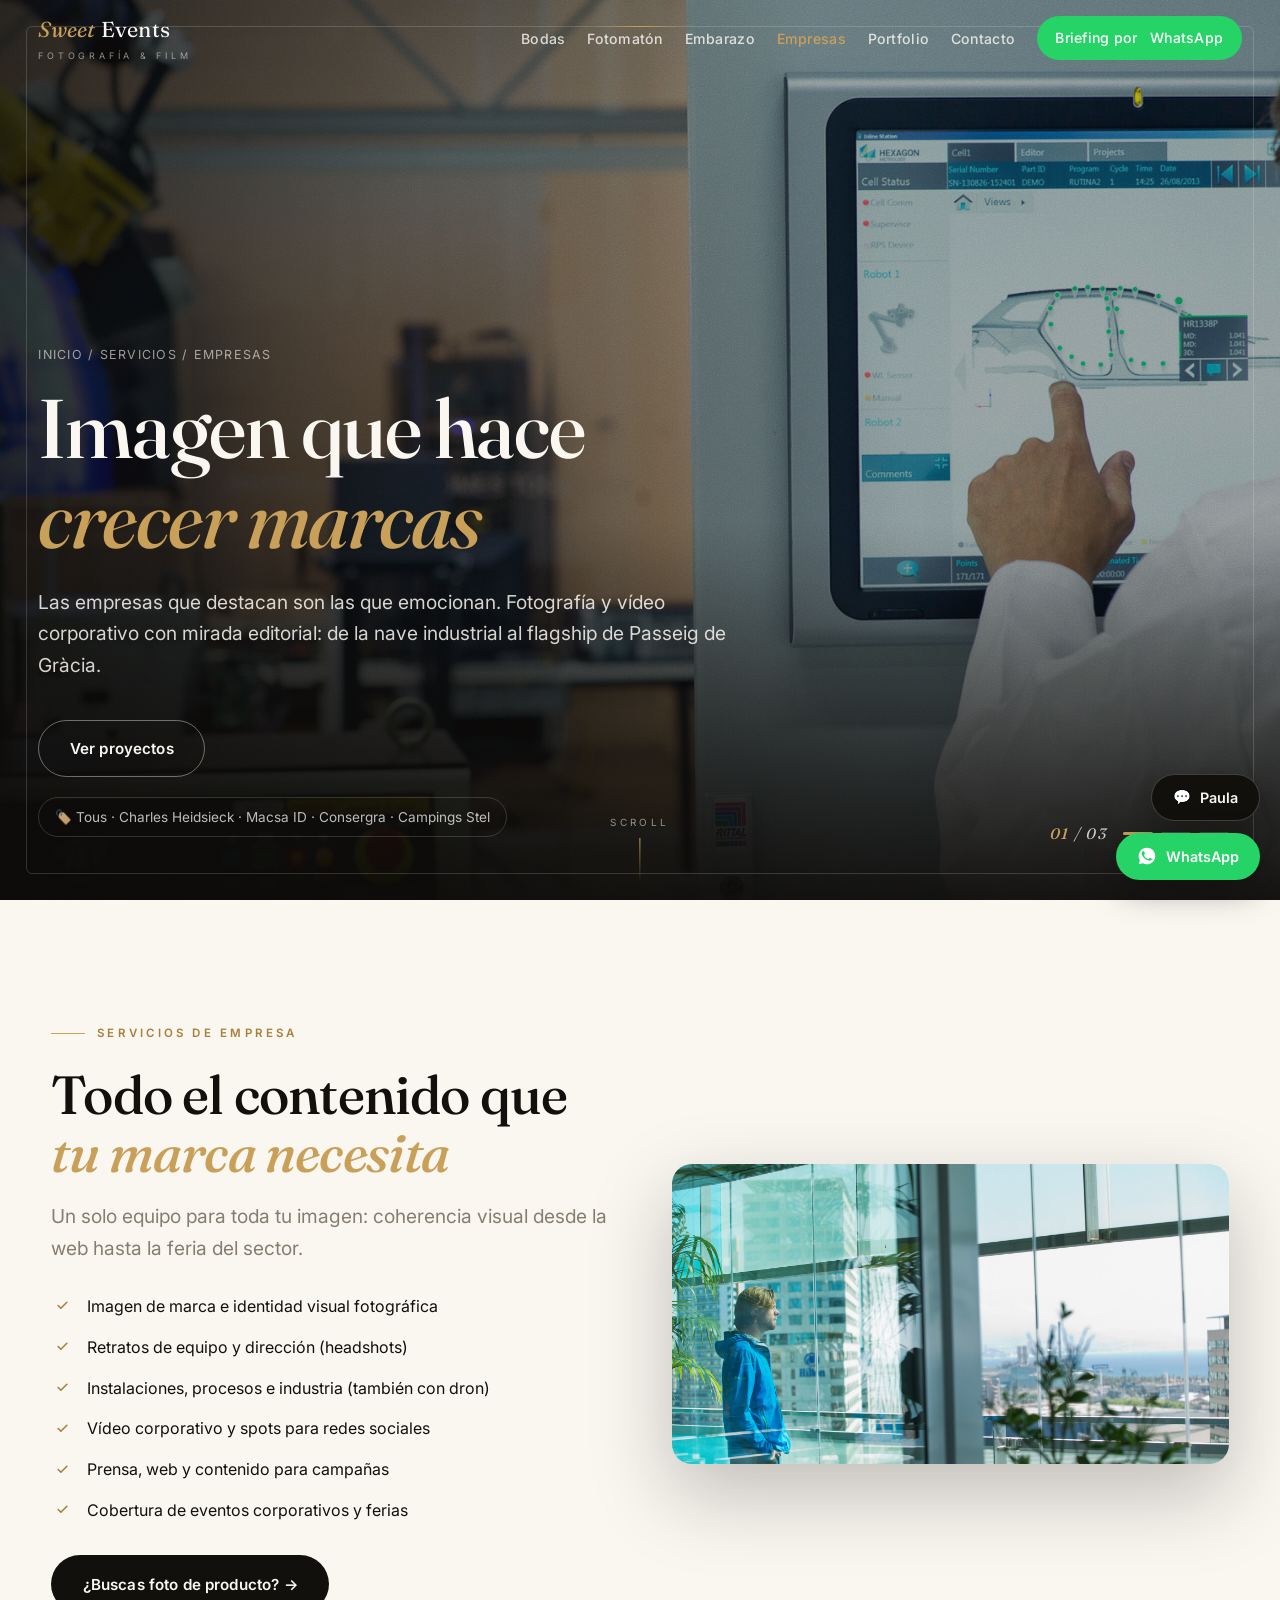
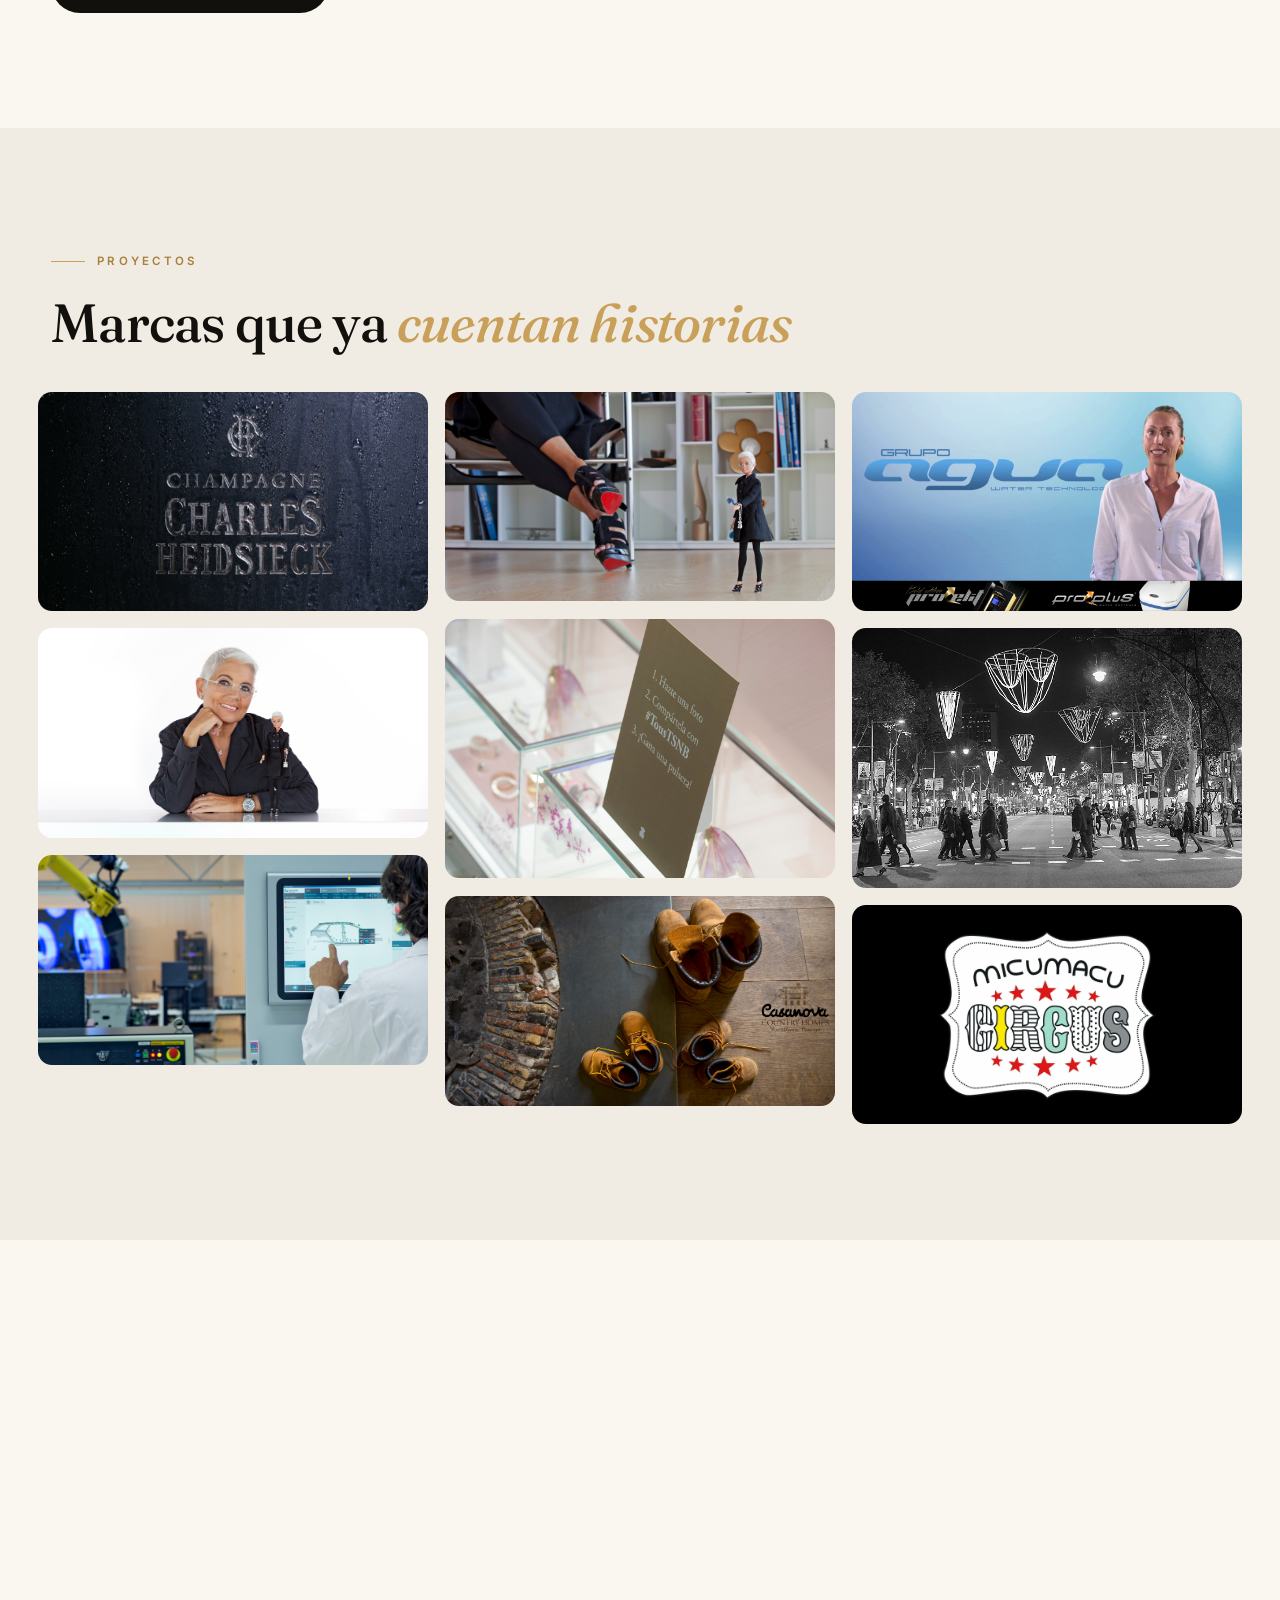
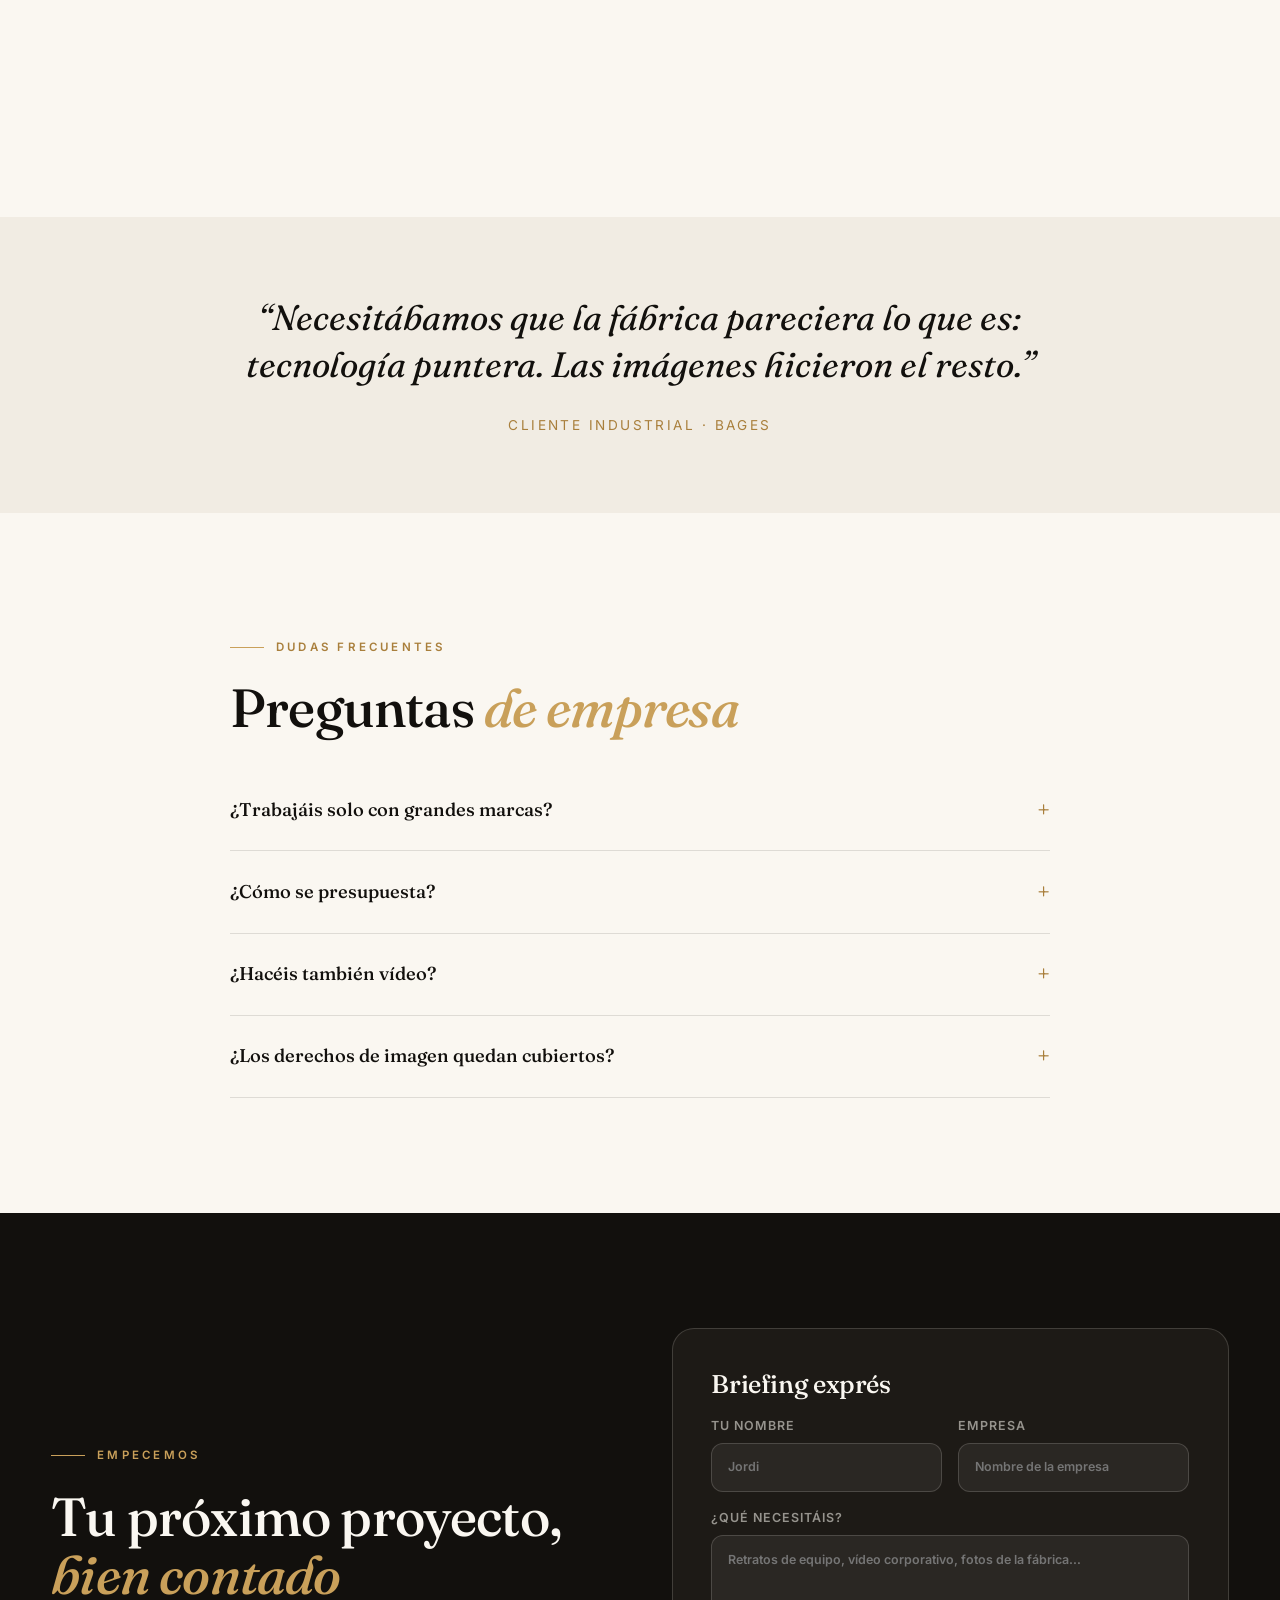
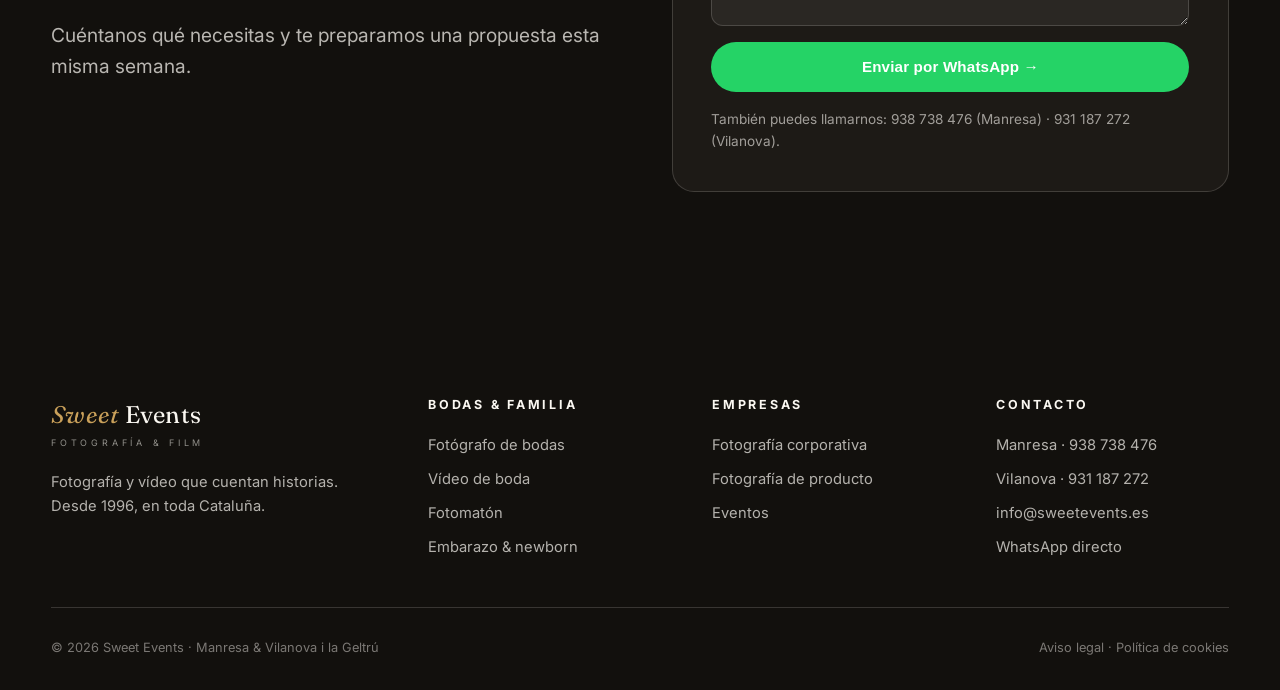
<file: servicios/fotografia-corporativa.html>
<!DOCTYPE html>
<html lang="es">
<head>
<meta charset="UTF-8">
<meta name="robots" content="noindex, nofollow">
<meta name="viewport" content="width=device-width, initial-scale=1.0">
<title>Fotografía y vídeo corporativo para empresas en Cataluña | Sweet Events</title>
<meta name="description" content="Imagen de marca, vídeo corporativo, retrato de equipo y contenido para web y redes. Hemos trabajado con Tous, Charles Heidsieck, Macsa ID o Consergra. Barcelona, Manresa y toda Cataluña.">
<link rel="canonical" href="https://www.sweetevents.es/servicios/fotografia-corporativa.html">
<meta property="og:title" content="Fotografía y vídeo corporativo | Sweet Events">
<meta property="og:description" content="Las empresas que destacan son las que emocionan. Foto y vídeo corporativo para marcas de todos los tamaños.">
<meta property="og:image" content="https://www.sweetevents.es/assets/img/corp-industrial.jpg">
<link rel="preconnect" href="https://fonts.googleapis.com">
<link rel="preconnect" href="https://fonts.gstatic.com" crossorigin>
<link href="https://fonts.googleapis.com/css2?family=Fraunces:ital,opsz,wght@0,9..144,400;0,9..144,500;0,9..144,600;1,9..144,400;1,9..144,500&family=Inter:wght@400;500;600;700&display=swap" rel="stylesheet">
<link rel="stylesheet" href="../assets/css/style.css?v=2">
<link rel="icon" href="data:image/svg+xml,<svg xmlns='http://www.w3.org/2000/svg' viewBox='0 0 100 100'><text y='.9em' font-size='90'>📷</text></svg>">
<script type="application/ld+json">
{
  "@context": "https://schema.org",
  "@type": "Service",
  "name": "Fotografía y vídeo corporativo",
  "serviceType": "Corporate photography and video production",
  "provider": {"@id": "https://www.sweetevents.es/#business", "@type": "LocalBusiness", "name": "Sweet Events", "telephone": "+34938738476"},
  "areaServed": ["Barcelona", "Manresa", "Vilanova i la Geltrú", "Cataluña"],
  "description": "Fotografía y vídeo para empresas: imagen de marca, retratos de equipo, instalaciones, vídeo corporativo y contenido para web y redes sociales."
}
</script>
<script type="application/ld+json">
{
  "@context": "https://schema.org",
  "@type": "FAQPage",
  "mainEntity": [
    {"@type": "Question", "name": "¿Qué tipo de empresas trabajáis?", "acceptedAnswer": {"@type": "Answer", "text": "De la multinacional al artesano local: hemos trabajado con Tous, Charles Heidsieck, Macsa ID, Consergra, Campings Stel o Texpol, y con decenas de pymes catalanas."}},
    {"@type": "Question", "name": "¿Hacéis vídeo corporativo además de fotografía?", "acceptedAnswer": {"@type": "Answer", "text": "Sí: vídeo de empresa, spots para redes, vídeo industrial con dron y cobertura de eventos corporativos, con equipo propio de rodaje y edición."}},
    {"@type": "Question", "name": "¿Cómo se presupuesta un proyecto corporativo?", "acceptedAnswer": {"@type": "Answer", "text": "Tras un briefing breve (por WhatsApp, teléfono o visita) preparamos una propuesta cerrada con jornadas, entregables y derechos de uso incluidos."}}
  ]
}
</script>
</head>
<body data-wa-msg="Hola Sweet Events, somos una empresa y queremos presupuesto de foto/vídeo corporativo. Proyecto: __">

<header class="nav">
  <div class="nav-inner">
    <a class="brand" href="../index.html"><em>Sweet</em> Events<small>Fotografía &amp; Film</small></a>
    <nav>
      <ul class="nav-links">
        <li><a href="fotografo-bodas.html">Bodas</a></li>
        <li><a href="fotomaton.html">Fotomatón</a></li>
        <li><a href="sesion-fotos-embarazo.html">Embarazo</a></li>
        <li><a class="active" href="fotografia-corporativa.html">Empresas</a></li>
        <li><a href="../index.html#portfolio">Portfolio</a></li>
        <li><a href="../index.html#contacto">Contacto</a></li>
        <li><a class="nav-cta" href="#" data-wa data-wa-loc="nav"><span class="long">Briefing por&nbsp;</span>WhatsApp</a></li>
      </ul>
    </nav>
    <button class="burger" aria-label="Menú"><span></span><span></span><span></span></button>
  </div>
</header>

<section class="hero short">
  <div class="hero-media">
    <img src="../assets/img/corp-industrial.jpg" alt="Rodaje industrial: técnico operando una estación robotizada">
    <img src="../assets/img/corp-oficina.jpg" alt="Retrato corporativo en oficinas con vistas a Barcelona" loading="lazy">
    <img src="../assets/img/corp-tous-retrato.jpg" alt="Retrato editorial para Tous" loading="lazy">
  </div>
  <div class="hero-content">
    <p class="breadcrumbs reveal"><a href="../index.html">Inicio</a> / Servicios / Empresas</p>
    <h1 class="reveal d1">Imagen que hace <em class="italic accent">crecer marcas</em></h1>
    <p class="lead reveal d2">Las empresas que destacan son las que emocionan. Fotografía y vídeo corporativo con mirada editorial: de la nave industrial al flagship de Passeig de Gràcia.</p>
    <div class="hero-ctas reveal d3">
      <a class="btn btn-ghost" href="#proyectos">Ver proyectos</a>
    </div>
    <span class="price-note reveal d3">🏷️ Tous · Charles Heidsieck · Macsa ID · Consergra · Campings Stel</span>
  </div>
</section>

<section>
  <div class="wrap grid-2">
    <div>
      <p class="eyebrow reveal">Servicios de empresa</p>
      <h2 class="reveal d1">Todo el contenido que <em class="italic accent">tu marca necesita</em></h2>
      <p class="lead reveal d2" style="margin-top:1.2rem">Un solo equipo para toda tu imagen: coherencia visual desde la web hasta la feria del sector.</p>
      <ul class="checklist reveal d3">
        <li>Imagen de marca e identidad visual fotográfica</li>
        <li>Retratos de equipo y dirección (headshots)</li>
        <li>Instalaciones, procesos e industria (también con dron)</li>
        <li>Vídeo corporativo y spots para redes sociales</li>
        <li>Prensa, web y contenido para campañas</li>
        <li>Cobertura de eventos corporativos y ferias</li>
      </ul>
      <div class="hero-ctas reveal d3" style="margin-top:2rem">
        <a class="btn btn-ink" href="fotografia-producto.html">¿Buscas foto de producto? →</a>
      </div>
    </div>
    <div class="feature-img reveal d2">
      <img src="../assets/img/corp-oficina.jpg" alt="Fotografía corporativa lifestyle en oficinas de Barcelona" loading="lazy">
    </div>
  </div>
</section>

<section class="on-dim" id="proyectos">
  <div class="wrap-wide">
    <div class="wrap" style="margin-bottom:2.5rem">
      <p class="eyebrow reveal">Proyectos</p>
      <h2 class="reveal d1">Marcas que ya <em class="italic accent">cuentan historias</em></h2>
    </div>
    <div class="masonry reveal d1">
      <figure><img src="../assets/img/corp-heidsieck.jpg" alt="Campaña para Charles Heidsieck" loading="lazy"></figure>
      <figure><img src="../assets/img/corp-tous-retrato.jpg" alt="Retrato editorial para Tous" loading="lazy"></figure>
      <figure><img src="../assets/img/corp-industrial.jpg" alt="Vídeo industrial para Macsa ID" loading="lazy"></figure>
      <figure><img src="../assets/img/corp-tous-shoes.jpg" alt="Editorial de moda para Tous" loading="lazy"></figure>
      <figure><img src="../assets/img/evento-tous-1.jpg" alt="Evento de marca Tous" loading="lazy"></figure>
      <figure><img src="../assets/img/corp-casanova.jpg" alt="Lifestyle para Casanova Country Homes" loading="lazy"></figure>
      <figure><img src="../assets/img/corp-agua.jpg" alt="Producción audiovisual con Gemma Mengual" loading="lazy"></figure>
      <figure><img src="../assets/img/bcn-noche.jpg" alt="Reportaje urbano nocturno en Barcelona" loading="lazy"></figure>
      <figure><img src="../assets/img/corp-macu.jpg" alt="Vídeo promocional Micu Macu" loading="lazy"></figure>
    </div>
  </div>
</section>

<section>
  <div class="wrap">
    <p class="eyebrow reveal">Método</p>
    <h2 class="reveal d1" style="margin-bottom:2.5rem">Del briefing al <em class="italic accent">entregable</em></h2>
    <div class="steps">
      <div class="step reveal"><h3>Briefing</h3><p>Entendemos tu marca, tu público y dónde vivirán las imágenes: web, redes, prensa o feria. Propuesta cerrada con derechos incluidos.</p></div>
      <div class="step reveal d1"><h3>Producción</h3><p>Planificamos para molestar lo mínimo en tu operativa. Un día de rodaje bien preparado rinde meses de contenido.</p></div>
      <div class="step reveal d2"><h3>Entrega</h3><p>Material editado y organizado por usos, listo para tu web, tu catálogo y tus campañas. Plazos pactados y cumplidos.</p></div>
    </div>
  </div>
</section>

<section class="on-dim tight">
  <div class="wrap quote reveal">
    <blockquote>“Necesitábamos que la fábrica pareciera lo que es: tecnología puntera. Las imágenes hicieron el resto.”</blockquote>
    <cite>Cliente industrial · Bages</cite>
  </div>
</section>

<section>
  <div class="wrap faq">
    <p class="eyebrow reveal">Dudas frecuentes</p>
    <h2 class="reveal d1" style="margin-bottom:2rem">Preguntas <em class="italic accent">de empresa</em></h2>
    <details class="reveal"><summary>¿Trabajáis solo con grandes marcas?</summary><p>No: de la multinacional al artesano local. Lo importante no es el tamaño, es tener una historia que contar.</p></details>
    <details class="reveal"><summary>¿Cómo se presupuesta?</summary><p>Tras un briefing breve preparamos propuesta cerrada: jornadas, entregables y derechos de uso incluidos. Sin sorpresas en la factura.</p></details>
    <details class="reveal"><summary>¿Hacéis también vídeo?</summary><p>Sí, con equipo propio de rodaje y edición: vídeo corporativo, industrial (con dron) y piezas cortas para redes.</p></details>
    <details class="reveal"><summary>¿Los derechos de imagen quedan cubiertos?</summary><p>Sí: la propuesta incluye los usos pactados (web, redes, prensa, catálogo…) para que uses el material con tranquilidad.</p></details>
  </div>
</section>

<section class="on-dark">
  <div class="wrap grid-2">
    <div>
      <p class="eyebrow reveal">Empecemos</p>
      <h2 class="reveal d1">Tu próximo proyecto, <em class="italic accent">bien contado</em></h2>
      <p class="lead reveal d2" style="margin-top:1rem">Cuéntanos qué necesitas y te preparamos una propuesta esta misma semana.</p>
    </div>
    <form class="wa-form reveal d2" data-wa-form>
      <h3>Briefing exprés</h3>
      <input type="hidden" name="servicio" value="Fotografía/vídeo corporativo">
      <div class="row">
        <label>Tu nombre<input type="text" name="nombre" placeholder="Jordi" required></label>
        <label>Empresa<input type="text" name="lugar" placeholder="Nombre de la empresa" required></label>
      </div>
      <label>¿Qué necesitáis?<textarea name="detalle" rows="3" placeholder="Retratos de equipo, vídeo corporativo, fotos de la fábrica…"></textarea></label>
      <button class="btn btn-wa" type="submit">Enviar por WhatsApp →</button>
      <p class="small">También puedes llamarnos: 938 738 476 (Manresa) · 931 187 272 (Vilanova).</p>
    </form>
  </div>
</section>

<footer>
  <div class="wrap">
    <div class="footer-grid">
      <div>
        <a class="brand" href="../index.html"><em>Sweet</em> Events<small>Fotografía &amp; Film</small></a>
        <p style="margin-top:1.2rem;max-width:32ch">Fotografía y vídeo que cuentan historias. Desde 1996, en toda Cataluña.</p>
      </div>
      <div>
        <h4>Bodas &amp; familia</h4>
        <ul>
          <li><a href="fotografo-bodas.html">Fotógrafo de bodas</a></li>
          <li><a href="video-bodas.html">Vídeo de boda</a></li>
          <li><a href="fotomaton.html">Fotomatón</a></li>
          <li><a href="sesion-fotos-embarazo.html">Embarazo &amp; newborn</a></li>
        </ul>
      </div>
      <div>
        <h4>Empresas</h4>
        <ul>
          <li><a href="fotografia-corporativa.html">Fotografía corporativa</a></li>
          <li><a href="fotografia-producto.html">Fotografía de producto</a></li>
          <li><a href="fotografo-eventos.html">Eventos</a></li>
        </ul>
      </div>
      <div>
        <h4>Contacto</h4>
        <ul>
          <li><a href="tel:+34938738476">Manresa · 938 738 476</a></li>
          <li><a href="tel:+34931187272">Vilanova · 931 187 272</a></li>
          <li><a href="mailto:info@sweetevents.es">info@sweetevents.es</a></li>
          <li><a href="#" data-wa data-wa-loc="footer">WhatsApp directo</a></li>
        </ul>
      </div>
    </div>
    <div class="footer-bottom">
      <span>© <span data-year>2026</span> Sweet Events · Manresa &amp; Vilanova i la Geltrú</span>
      <span>Aviso legal · Política de cookies</span>
    </div>
  </div>
</footer>

<div class="fab-stack">
  <button class="fab fab-chat" id="chatFab">💬 <span class="lbl">Paula</span></button>
  <a class="fab fab-wa" href="#" data-wa data-wa-loc="fab">
    <svg width="20" height="20" viewBox="0 0 24 24" fill="currentColor"><path d="M12 2a10 10 0 0 0-8.6 15.1L2 22l5-1.3A10 10 0 1 0 12 2Zm5.4 14.1c-.2.7-1.3 1.3-1.9 1.4-.5.1-1.1.2-3.6-.8-3-1.2-4.9-4.3-5.1-4.5-.1-.2-1.2-1.6-1.2-3.1s.8-2.2 1-2.5c.3-.3.6-.4.8-.4h.6c.2 0 .4 0 .6.5s.8 2 .9 2.1c.1.2.1.4 0 .6-.1.2-.2.4-.4.6l-.6.7c-.2.2-.4.4-.2.8.2.3.9 1.5 2 2.4 1.4 1.2 2.5 1.6 2.9 1.8.4.2.6.1.8-.1l1-1.2c.2-.3.5-.2.8-.1l2 1c.3.2.5.2.6.4.1.1.1.7-.1 1.4Z"/></svg>
    <span class="lbl">WhatsApp</span>
  </a>
</div>

<div class="chat-panel" id="chatPanel">
  <div class="chat-head">
    <div><strong>Paula Cubo</strong><small>Tu asistente de Sweet Events · 24/7</small></div>
    <button class="chat-close" aria-label="Cerrar">×</button>
  </div>
  <div class="chat-log"></div>
  <div class="chat-chips">
    <button class="chip">Soy una empresa 💼</button>
    <button class="chip">Vídeo corporativo</button>
    <button class="chip">Precios</button>
    <button class="chip">Fotografía de producto</button>
  </div>
  <form class="chat-input">
    <input type="text" placeholder="Escribe tu pregunta…" aria-label="Mensaje">
    <button type="submit" aria-label="Enviar"><svg width="18" height="18" viewBox="0 0 24 24" fill="none" stroke="currentColor" stroke-width="2"><path d="m22 2-7 20-4-9-9-4Z"/><path d="M22 2 11 13"/></svg></button>
  </form>
</div>

<script src="../assets/js/config.js?v=2"></script>
<script src="../assets/js/main.js?v=2"></script>
</body>
</html>
</file>
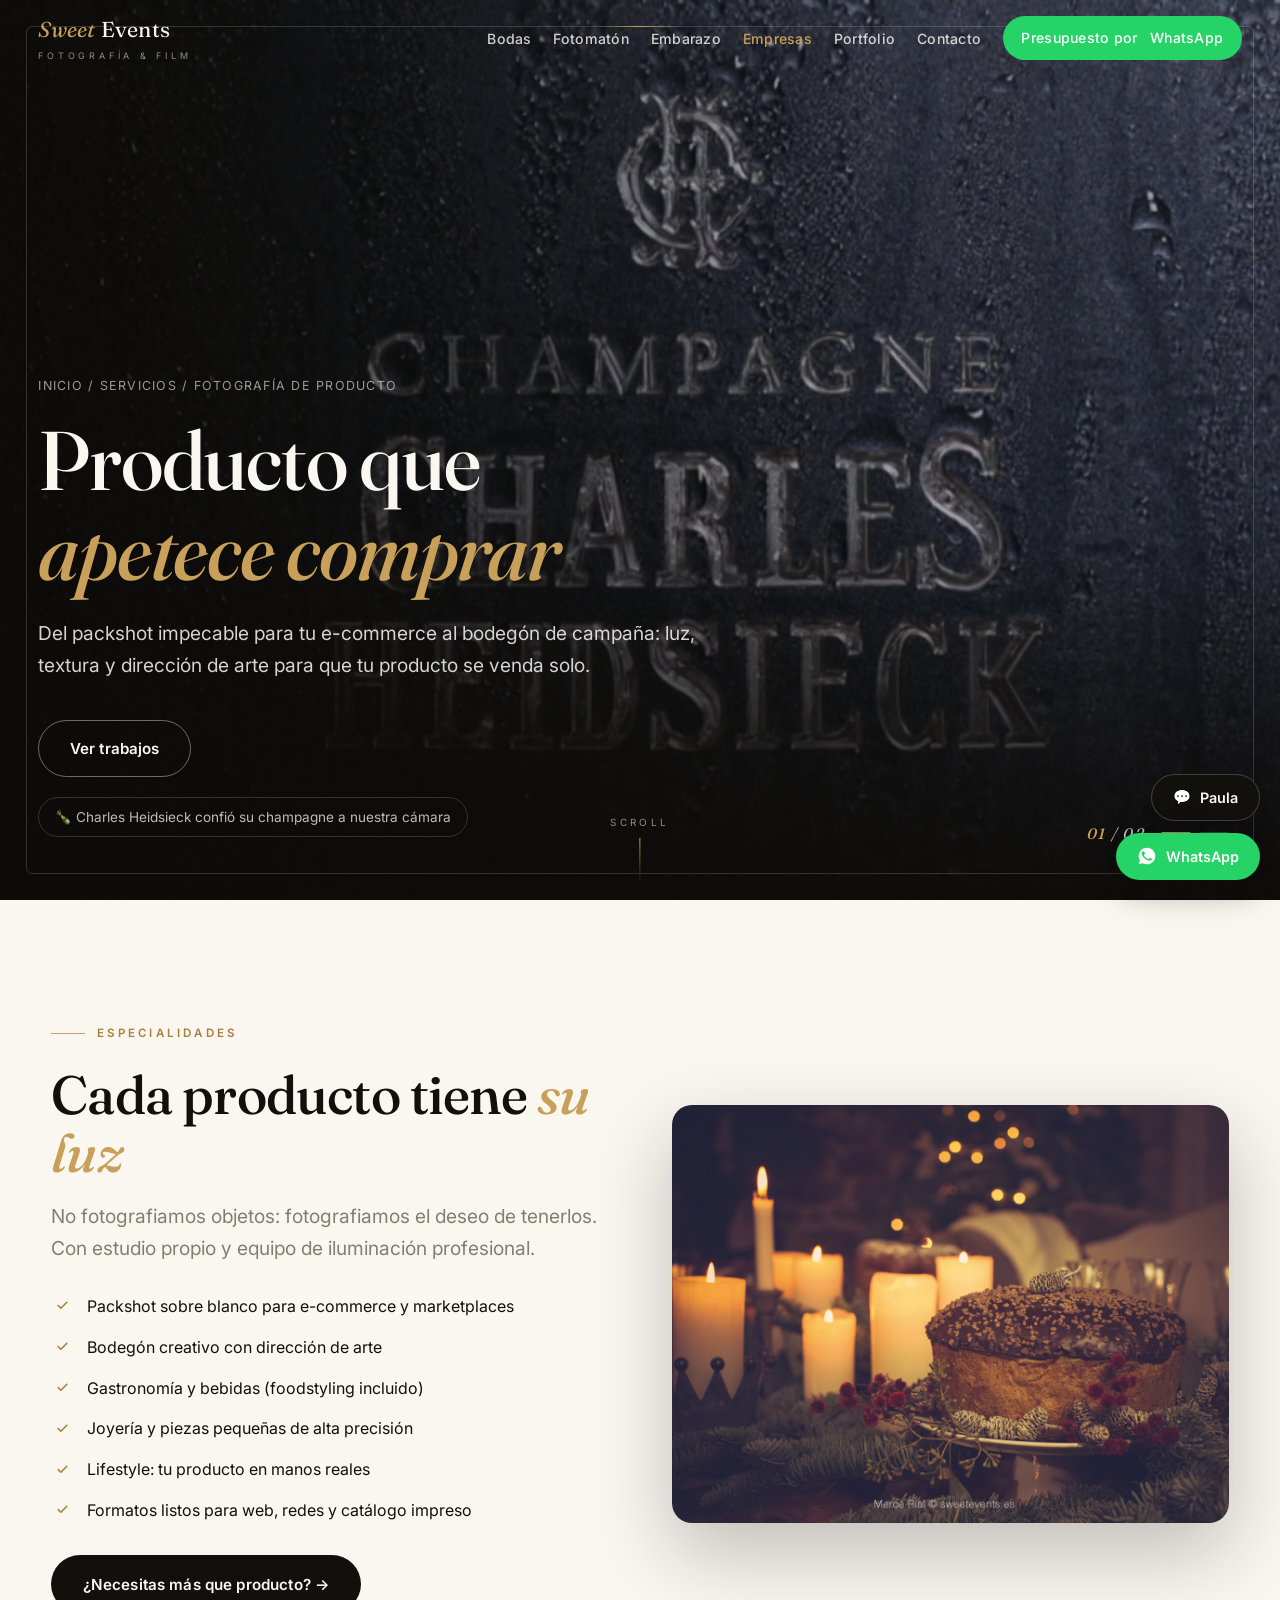
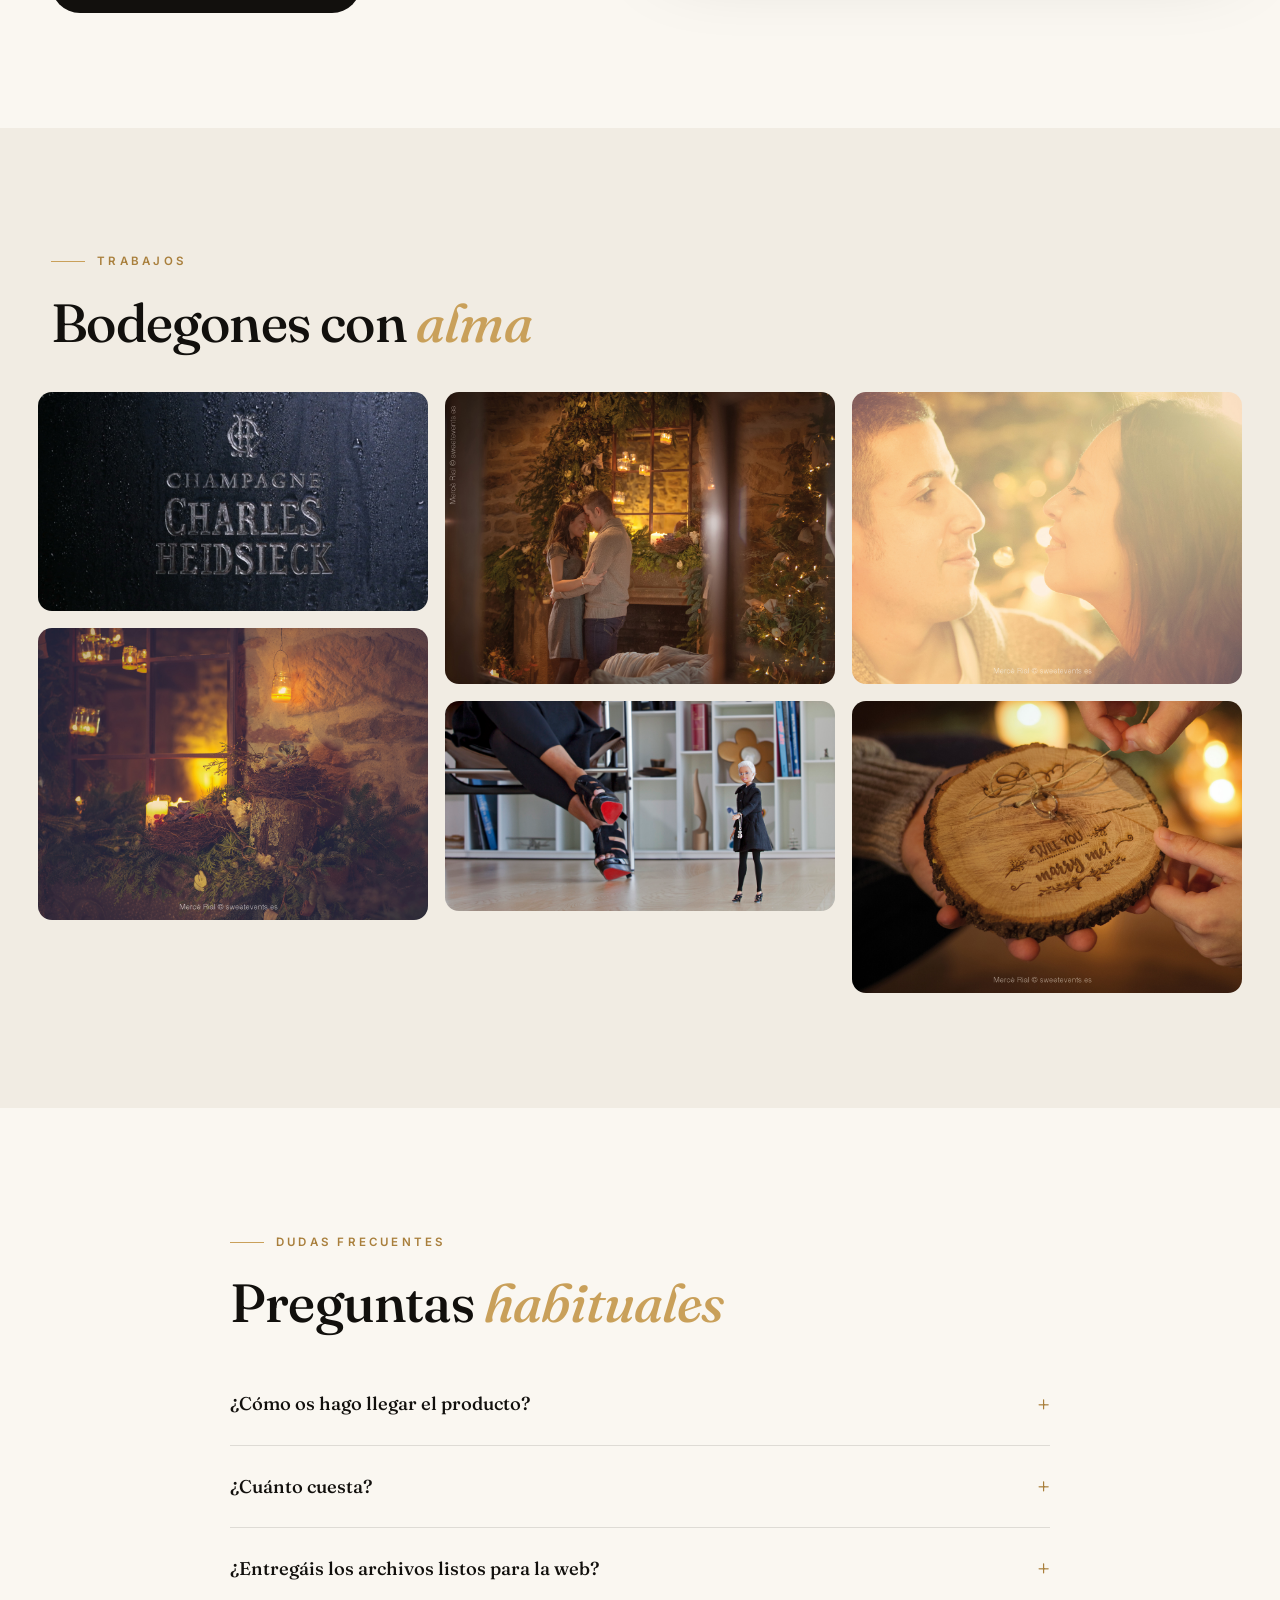
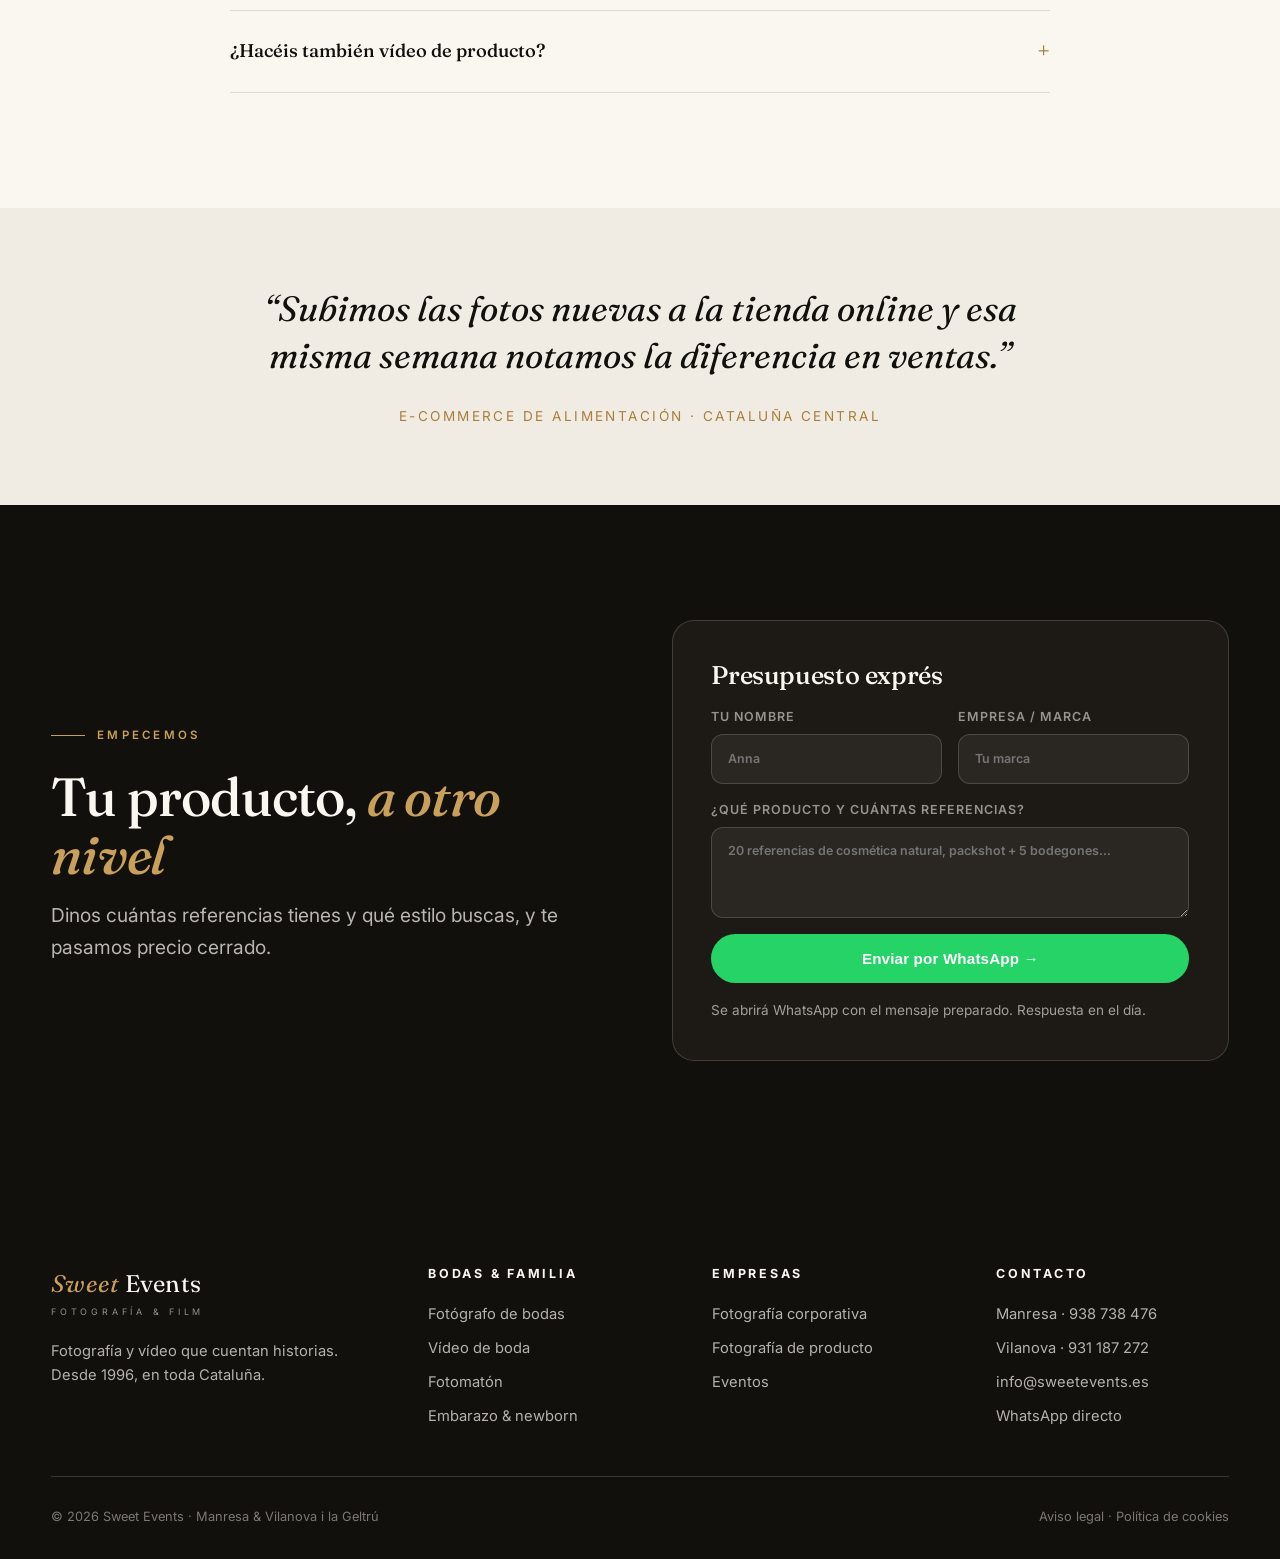
<file: servicios/fotografia-producto.html>
<!DOCTYPE html>
<html lang="es">
<head>
<meta charset="UTF-8">
<meta name="robots" content="noindex, nofollow">
<meta name="viewport" content="width=device-width, initial-scale=1.0">
<title>Fotografía de producto profesional en Barcelona y Cataluña | Sweet Events</title>
<meta name="description" content="Fotografía de producto que vende: e-commerce, gastronomía, joyería y editorial. Estudio propio en Manresa y Vilanova i la Geltrú. Pide presupuesto por WhatsApp.">
<link rel="canonical" href="https://www.sweetevents.es/servicios/fotografia-producto.html">
<meta property="og:title" content="Fotografía de producto profesional | Sweet Events">
<meta property="og:description" content="Producto que vende: e-commerce, gastro, joyería y editorial. Estudio propio y dirección de arte.">
<meta property="og:image" content="https://www.sweetevents.es/assets/img/corp-heidsieck.jpg">
<link rel="preconnect" href="https://fonts.googleapis.com">
<link rel="preconnect" href="https://fonts.gstatic.com" crossorigin>
<link href="https://fonts.googleapis.com/css2?family=Fraunces:ital,opsz,wght@0,9..144,400;0,9..144,500;0,9..144,600;1,9..144,400;1,9..144,500&family=Inter:wght@400;500;600;700&display=swap" rel="stylesheet">
<link rel="stylesheet" href="../assets/css/style.css?v=2">
<link rel="icon" href="data:image/svg+xml,<svg xmlns='http://www.w3.org/2000/svg' viewBox='0 0 100 100'><text y='.9em' font-size='90'>📷</text></svg>">
<script type="application/ld+json">
{
  "@context": "https://schema.org",
  "@type": "Service",
  "name": "Fotografía de producto",
  "serviceType": "Product photography",
  "provider": {"@id": "https://www.sweetevents.es/#business", "@type": "LocalBusiness", "name": "Sweet Events", "telephone": "+34938738476"},
  "areaServed": ["Barcelona", "Manresa", "Vilanova i la Geltrú", "Cataluña"],
  "description": "Fotografía de producto para e-commerce, gastronomía, joyería y campañas: packshot, bodegón creativo y dirección de arte."
}
</script>
<script type="application/ld+json">
{
  "@context": "https://schema.org",
  "@type": "FAQPage",
  "mainEntity": [
    {"@type": "Question", "name": "¿Qué tipos de fotografía de producto hacéis?", "acceptedAnswer": {"@type": "Answer", "text": "Packshot sobre blanco para e-commerce, bodegón creativo con dirección de arte, gastronomía y bebidas, joyería y lifestyle de producto en uso."}},
    {"@type": "Question", "name": "¿Cómo os hago llegar el producto?", "acceptedAnswer": {"@type": "Answer", "text": "Puedes traerlo a nuestro estudio de Manresa o Vilanova i la Geltrú, enviarlo por mensajería o, si el producto no se puede mover, vamos nosotros con el estudio portátil."}},
    {"@type": "Question", "name": "¿Cuánto cuesta una sesión de producto?", "acceptedAnswer": {"@type": "Answer", "text": "Depende del número de referencias y del estilo (packshot o bodegón creativo). Pásanos una lista de referencias por WhatsApp y te preparamos presupuesto cerrado."}}
  ]
}
</script>
</head>
<body data-wa-msg="Hola Sweet Events, quiero presupuesto de fotografía de producto. Referencias aprox.: __ · Sector: __">

<header class="nav">
  <div class="nav-inner">
    <a class="brand" href="../index.html"><em>Sweet</em> Events<small>Fotografía &amp; Film</small></a>
    <nav>
      <ul class="nav-links">
        <li><a href="fotografo-bodas.html">Bodas</a></li>
        <li><a href="fotomaton.html">Fotomatón</a></li>
        <li><a href="sesion-fotos-embarazo.html">Embarazo</a></li>
        <li><a class="active" href="fotografia-corporativa.html">Empresas</a></li>
        <li><a href="../index.html#portfolio">Portfolio</a></li>
        <li><a href="../index.html#contacto">Contacto</a></li>
        <li><a class="nav-cta" href="#" data-wa data-wa-loc="nav"><span class="long">Presupuesto por&nbsp;</span>WhatsApp</a></li>
      </ul>
    </nav>
    <button class="burger" aria-label="Menú"><span></span><span></span><span></span></button>
  </div>
</header>

<section class="hero short">
  <div class="hero-media">
    <img src="../assets/img/corp-heidsieck.jpg" alt="Bodegón publicitario de una botella de champagne con gotas de condensación">
    <img src="../assets/img/producto-navidad-2.jpg" alt="Fotografía gastronómica de un panettone con luz de velas" loading="lazy">
  </div>
  <div class="hero-content">
    <p class="breadcrumbs reveal"><a href="../index.html">Inicio</a> / Servicios / Fotografía de producto</p>
    <h1 class="reveal d1">Producto que <em class="italic accent">apetece comprar</em></h1>
    <p class="lead reveal d2">Del packshot impecable para tu e-commerce al bodegón de campaña: luz, textura y dirección de arte para que tu producto se venda solo.</p>
    <div class="hero-ctas reveal d3">
      <a class="btn btn-ghost" href="#trabajos">Ver trabajos</a>
    </div>
    <span class="price-note reveal d3">🍾 Charles Heidsieck confió su champagne a nuestra cámara</span>
  </div>
</section>

<section>
  <div class="wrap grid-2">
    <div>
      <p class="eyebrow reveal">Especialidades</p>
      <h2 class="reveal d1">Cada producto tiene <em class="italic accent">su luz</em></h2>
      <p class="lead reveal d2" style="margin-top:1.2rem">No fotografiamos objetos: fotografiamos el deseo de tenerlos. Con estudio propio y equipo de iluminación profesional.</p>
      <ul class="checklist reveal d3">
        <li>Packshot sobre blanco para e-commerce y marketplaces</li>
        <li>Bodegón creativo con dirección de arte</li>
        <li>Gastronomía y bebidas (foodstyling incluido)</li>
        <li>Joyería y piezas pequeñas de alta precisión</li>
        <li>Lifestyle: tu producto en manos reales</li>
        <li>Formatos listos para web, redes y catálogo impreso</li>
      </ul>
      <div class="hero-ctas reveal d3" style="margin-top:2rem">
        <a class="btn btn-ink" href="fotografia-corporativa.html">¿Necesitas más que producto? →</a>
      </div>
    </div>
    <div class="feature-img reveal d2">
      <img src="../assets/img/producto-navidad-2.jpg" alt="Bodegón gastronómico navideño con velas y ambiente cálido" loading="lazy">
    </div>
  </div>
</section>

<section class="on-dim" id="trabajos">
  <div class="wrap-wide">
    <div class="wrap" style="margin-bottom:2.5rem">
      <p class="eyebrow reveal">Trabajos</p>
      <h2 class="reveal d1">Bodegones con <em class="italic accent">alma</em></h2>
    </div>
    <div class="masonry reveal d1">
      <figure><img src="../assets/img/corp-heidsieck.jpg" alt="Campaña Charles Heidsieck" loading="lazy"></figure>
      <figure><img src="../assets/img/producto-navidad-1.jpg" alt="Bodegón navideño con producto gastronómico" loading="lazy"></figure>
      <figure><img src="../assets/img/producto-navidad-3.jpg" alt="Detalle de producto en ambiente cálido" loading="lazy"></figure>
      <figure><img src="../assets/img/corp-tous-shoes.jpg" alt="Editorial de producto y moda para Tous" loading="lazy"></figure>
      <figure><img src="../assets/img/producto-navidad-4.jpg" alt="Composición gastronómica de temporada" loading="lazy"></figure>
      <figure><img src="../assets/img/producto-navidad-5.jpg" alt="Fotografía de producto con estilismo" loading="lazy"></figure>
    </div>
  </div>
</section>

<section>
  <div class="wrap faq">
    <p class="eyebrow reveal">Dudas frecuentes</p>
    <h2 class="reveal d1" style="margin-bottom:2rem">Preguntas <em class="italic accent">habituales</em></h2>
    <details class="reveal"><summary>¿Cómo os hago llegar el producto?</summary><p>Tráelo al estudio (Manresa o Vilanova), envíalo por mensajería o, si no se puede mover, venimos con el estudio portátil a tus instalaciones.</p></details>
    <details class="reveal"><summary>¿Cuánto cuesta?</summary><p>Depende del número de referencias y del estilo. Pásanos la lista por WhatsApp y te enviamos presupuesto cerrado por referencia: cuantas más, mejor precio unitario.</p></details>
    <details class="reveal"><summary>¿Entregáis los archivos listos para la web?</summary><p>Sí: recortados, en los tamaños y formatos que necesite tu plataforma (Shopify, Prestashop, Amazon…), y con los originales en alta resolución.</p></details>
    <details class="reveal"><summary>¿Hacéis también vídeo de producto?</summary><p>Sí: piezas cortas para redes y fichas de producto, rodadas en la misma sesión para aprovechar la producción.</p></details>
  </div>
</section>

<section class="on-dim tight">
  <div class="wrap quote reveal">
    <blockquote>“Subimos las fotos nuevas a la tienda online y esa misma semana notamos la diferencia en ventas.”</blockquote>
    <cite>E-commerce de alimentación · Cataluña central</cite>
  </div>
</section>

<section class="on-dark">
  <div class="wrap grid-2">
    <div>
      <p class="eyebrow reveal">Empecemos</p>
      <h2 class="reveal d1">Tu producto, <em class="italic accent">a otro nivel</em></h2>
      <p class="lead reveal d2" style="margin-top:1rem">Dinos cuántas referencias tienes y qué estilo buscas, y te pasamos precio cerrado.</p>
    </div>
    <form class="wa-form reveal d2" data-wa-form>
      <h3>Presupuesto exprés</h3>
      <input type="hidden" name="servicio" value="Fotografía de producto">
      <div class="row">
        <label>Tu nombre<input type="text" name="nombre" placeholder="Anna" required></label>
        <label>Empresa / marca<input type="text" name="lugar" placeholder="Tu marca"></label>
      </div>
      <label>¿Qué producto y cuántas referencias?<textarea name="detalle" rows="3" placeholder="20 referencias de cosmética natural, packshot + 5 bodegones…"></textarea></label>
      <button class="btn btn-wa" type="submit">Enviar por WhatsApp →</button>
      <p class="small">Se abrirá WhatsApp con el mensaje preparado. Respuesta en el día.</p>
    </form>
  </div>
</section>

<footer>
  <div class="wrap">
    <div class="footer-grid">
      <div>
        <a class="brand" href="../index.html"><em>Sweet</em> Events<small>Fotografía &amp; Film</small></a>
        <p style="margin-top:1.2rem;max-width:32ch">Fotografía y vídeo que cuentan historias. Desde 1996, en toda Cataluña.</p>
      </div>
      <div>
        <h4>Bodas &amp; familia</h4>
        <ul>
          <li><a href="fotografo-bodas.html">Fotógrafo de bodas</a></li>
          <li><a href="video-bodas.html">Vídeo de boda</a></li>
          <li><a href="fotomaton.html">Fotomatón</a></li>
          <li><a href="sesion-fotos-embarazo.html">Embarazo &amp; newborn</a></li>
        </ul>
      </div>
      <div>
        <h4>Empresas</h4>
        <ul>
          <li><a href="fotografia-corporativa.html">Fotografía corporativa</a></li>
          <li><a href="fotografia-producto.html">Fotografía de producto</a></li>
          <li><a href="fotografo-eventos.html">Eventos</a></li>
        </ul>
      </div>
      <div>
        <h4>Contacto</h4>
        <ul>
          <li><a href="tel:+34938738476">Manresa · 938 738 476</a></li>
          <li><a href="tel:+34931187272">Vilanova · 931 187 272</a></li>
          <li><a href="mailto:info@sweetevents.es">info@sweetevents.es</a></li>
          <li><a href="#" data-wa data-wa-loc="footer">WhatsApp directo</a></li>
        </ul>
      </div>
    </div>
    <div class="footer-bottom">
      <span>© <span data-year>2026</span> Sweet Events · Manresa &amp; Vilanova i la Geltrú</span>
      <span>Aviso legal · Política de cookies</span>
    </div>
  </div>
</footer>

<div class="fab-stack">
  <button class="fab fab-chat" id="chatFab">💬 <span class="lbl">Paula</span></button>
  <a class="fab fab-wa" href="#" data-wa data-wa-loc="fab">
    <svg width="20" height="20" viewBox="0 0 24 24" fill="currentColor"><path d="M12 2a10 10 0 0 0-8.6 15.1L2 22l5-1.3A10 10 0 1 0 12 2Zm5.4 14.1c-.2.7-1.3 1.3-1.9 1.4-.5.1-1.1.2-3.6-.8-3-1.2-4.9-4.3-5.1-4.5-.1-.2-1.2-1.6-1.2-3.1s.8-2.2 1-2.5c.3-.3.6-.4.8-.4h.6c.2 0 .4 0 .6.5s.8 2 .9 2.1c.1.2.1.4 0 .6-.1.2-.2.4-.4.6l-.6.7c-.2.2-.4.4-.2.8.2.3.9 1.5 2 2.4 1.4 1.2 2.5 1.6 2.9 1.8.4.2.6.1.8-.1l1-1.2c.2-.3.5-.2.8-.1l2 1c.3.2.5.2.6.4.1.1.1.7-.1 1.4Z"/></svg>
    <span class="lbl">WhatsApp</span>
  </a>
</div>

<div class="chat-panel" id="chatPanel">
  <div class="chat-head">
    <div><strong>Paula Cubo</strong><small>Tu asistente de Sweet Events · 24/7</small></div>
    <button class="chat-close" aria-label="Cerrar">×</button>
  </div>
  <div class="chat-log"></div>
  <div class="chat-chips">
    <button class="chip">Fotografía de producto</button>
    <button class="chip">Soy una empresa 💼</button>
    <button class="chip">Precios</button>
  </div>
  <form class="chat-input">
    <input type="text" placeholder="Escribe tu pregunta…" aria-label="Mensaje">
    <button type="submit" aria-label="Enviar"><svg width="18" height="18" viewBox="0 0 24 24" fill="none" stroke="currentColor" stroke-width="2"><path d="m22 2-7 20-4-9-9-4Z"/><path d="M22 2 11 13"/></svg></button>
  </form>
</div>

<script src="../assets/js/config.js?v=2"></script>
<script src="../assets/js/main.js?v=2"></script>
</body>
</html>
</file>
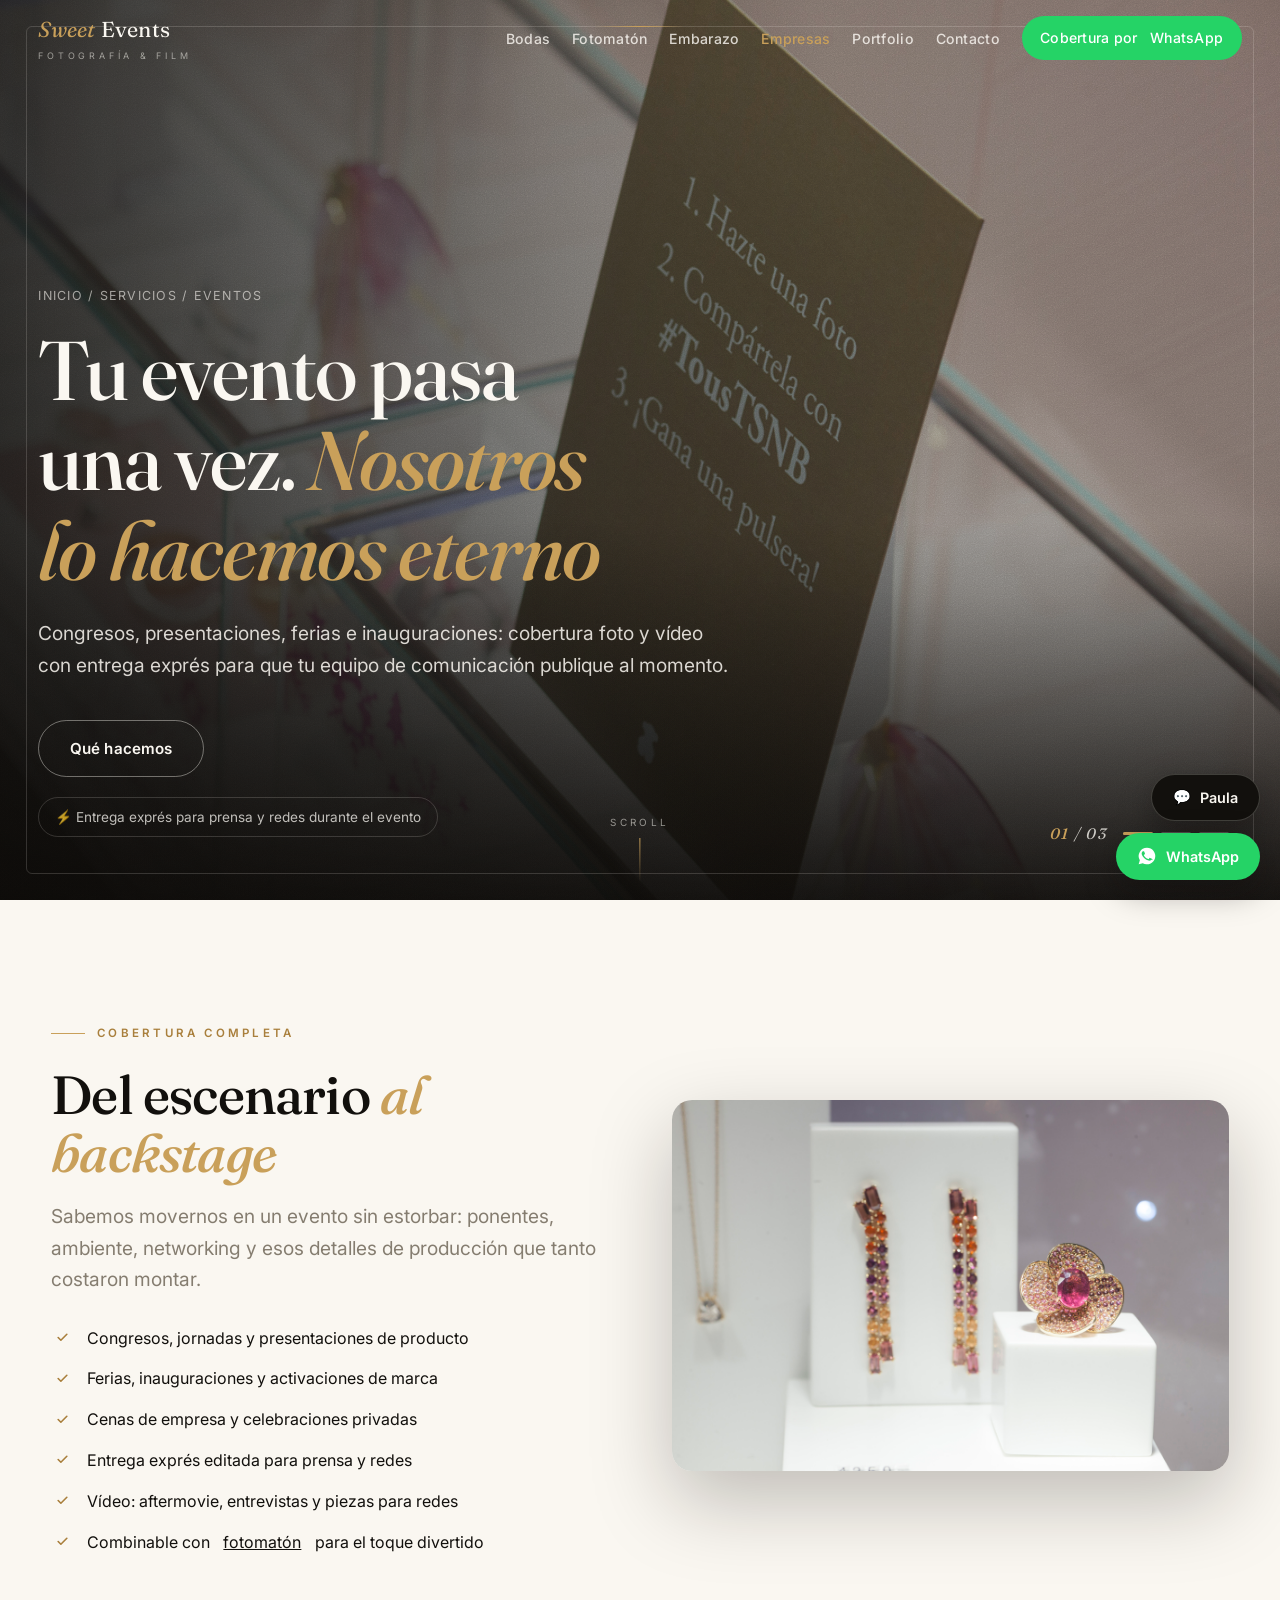
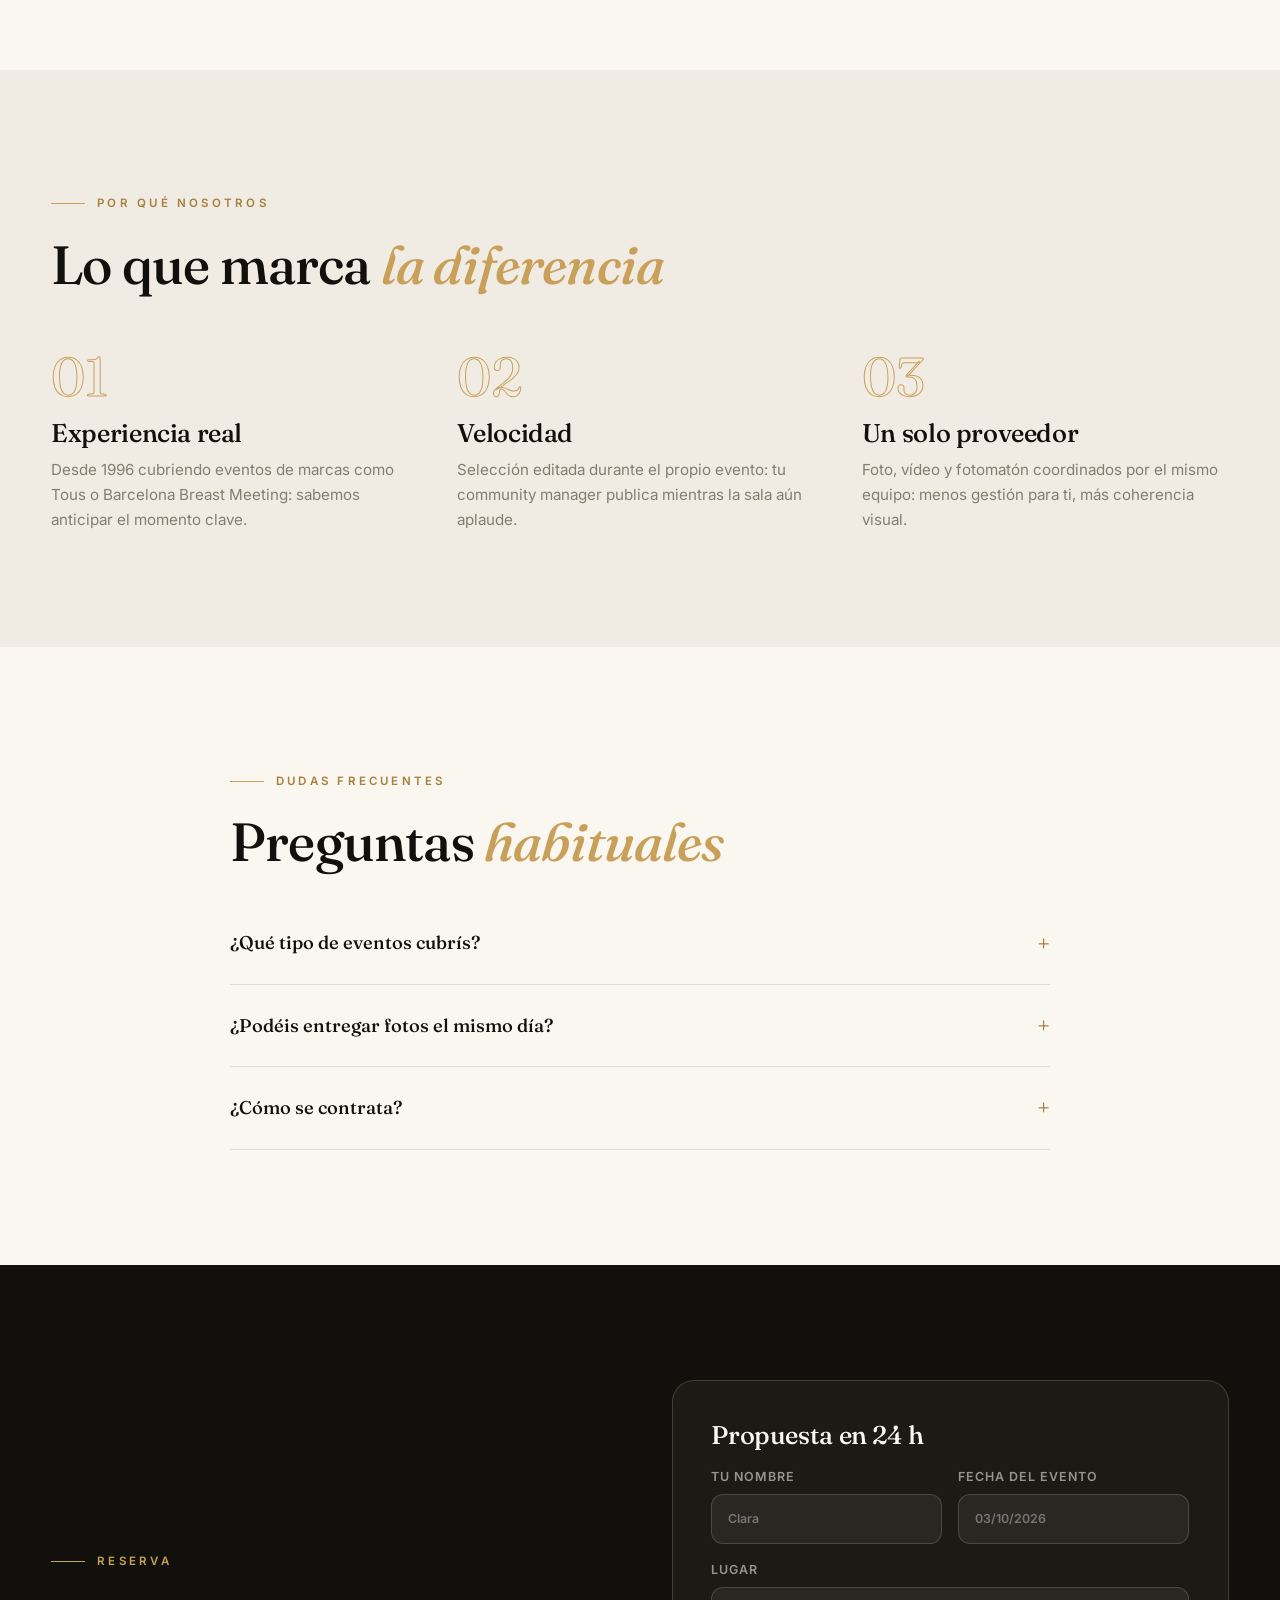
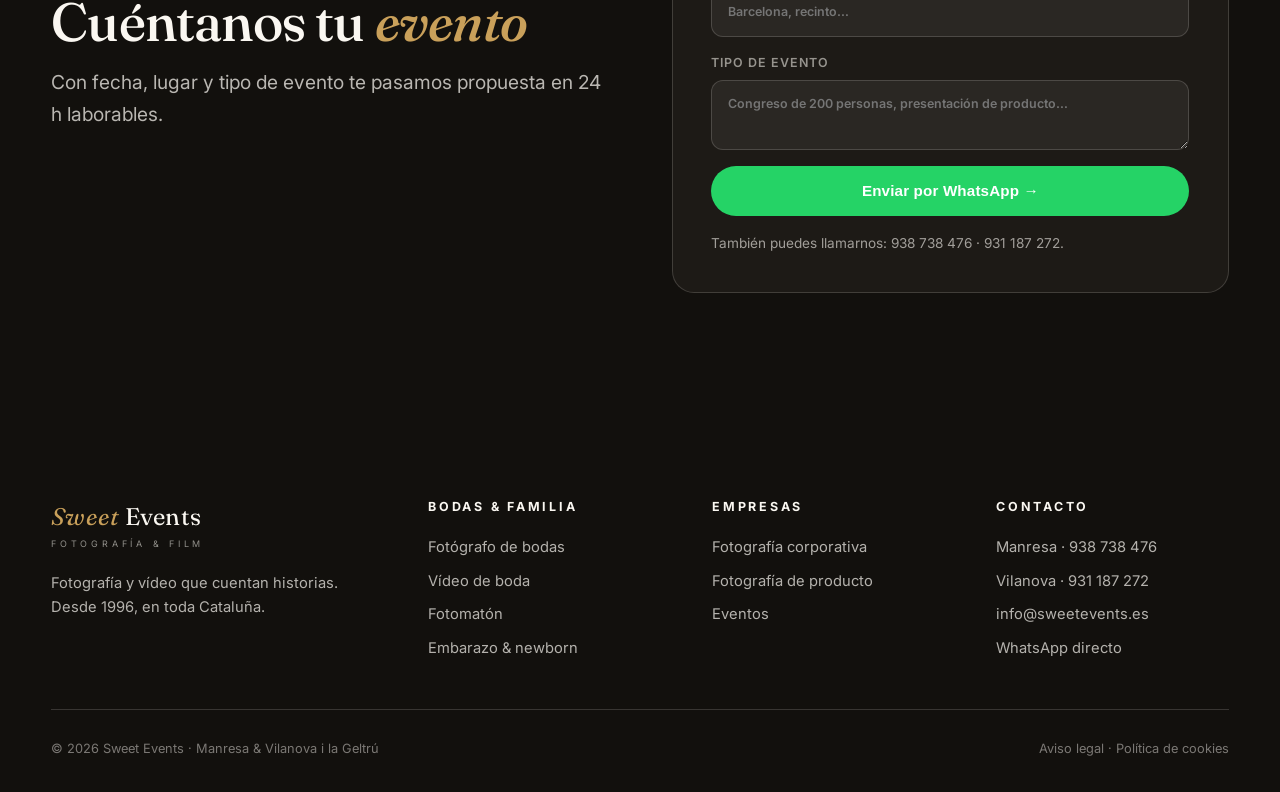
<file: servicios/fotografo-eventos.html>
<!DOCTYPE html>
<html lang="es">
<head>
<meta charset="UTF-8">
<meta name="robots" content="noindex, nofollow">
<meta name="viewport" content="width=device-width, initial-scale=1.0">
<title>Fotógrafo de eventos en Barcelona y Cataluña | Sweet Events</title>
<meta name="description" content="Cobertura fotográfica y de vídeo para eventos corporativos y sociales: congresos, presentaciones, ferias y celebraciones. Entrega exprés para redes. Barcelona, Manresa y toda Cataluña.">
<link rel="canonical" href="https://www.sweetevents.es/servicios/fotografo-eventos.html">
<meta property="og:title" content="Fotógrafo de eventos en Barcelona y Cataluña | Sweet Events">
<meta property="og:description" content="Congresos, presentaciones, ferias y celebraciones: cobertura foto y vídeo con entrega exprés para redes.">
<meta property="og:image" content="https://www.sweetevents.es/assets/img/evento-tous-1.jpg">
<link rel="preconnect" href="https://fonts.googleapis.com">
<link rel="preconnect" href="https://fonts.gstatic.com" crossorigin>
<link href="https://fonts.googleapis.com/css2?family=Fraunces:ital,opsz,wght@0,9..144,400;0,9..144,500;0,9..144,600;1,9..144,400;1,9..144,500&family=Inter:wght@400;500;600;700&display=swap" rel="stylesheet">
<link rel="stylesheet" href="../assets/css/style.css?v=2">
<link rel="icon" href="data:image/svg+xml,<svg xmlns='http://www.w3.org/2000/svg' viewBox='0 0 100 100'><text y='.9em' font-size='90'>📷</text></svg>">
<script type="application/ld+json">
{
  "@context": "https://schema.org",
  "@type": "Service",
  "name": "Fotografía de eventos",
  "serviceType": "Event photography",
  "provider": {"@id": "https://www.sweetevents.es/#business", "@type": "LocalBusiness", "name": "Sweet Events", "telephone": "+34938738476"},
  "areaServed": ["Barcelona", "Manresa", "Vilanova i la Geltrú", "Cataluña"],
  "description": "Cobertura fotográfica y audiovisual de eventos corporativos y sociales, con entrega exprés para prensa y redes sociales."
}
</script>
<script type="application/ld+json">
{
  "@context": "https://schema.org",
  "@type": "FAQPage",
  "mainEntity": [
    {"@type": "Question", "name": "¿Qué tipo de eventos cubrís?", "acceptedAnswer": {"@type": "Answer", "text": "Congresos, presentaciones de producto, ferias, inauguraciones, cenas de empresa, activaciones de marca y celebraciones privadas, en toda Cataluña."}},
    {"@type": "Question", "name": "¿Podéis entregar fotos durante el propio evento?", "acceptedAnswer": {"@type": "Answer", "text": "Sí: ofrecemos entrega exprés de una selección editada durante o inmediatamente después del evento, lista para prensa y redes sociales."}},
    {"@type": "Question", "name": "¿Hacéis también vídeo del evento?", "acceptedAnswer": {"@type": "Answer", "text": "Sí, con equipo propio: aftermovie, entrevistas a asistentes y piezas cortas para redes, además de la cobertura fotográfica."}}
  ]
}
</script>
</head>
<body data-wa-msg="Hola Sweet Events, quiero cobertura de un evento 📅 Fecha: __ · Lugar: __ · Tipo: __">

<header class="nav">
  <div class="nav-inner">
    <a class="brand" href="../index.html"><em>Sweet</em> Events<small>Fotografía &amp; Film</small></a>
    <nav>
      <ul class="nav-links">
        <li><a href="fotografo-bodas.html">Bodas</a></li>
        <li><a href="fotomaton.html">Fotomatón</a></li>
        <li><a href="sesion-fotos-embarazo.html">Embarazo</a></li>
        <li><a class="active" href="fotografia-corporativa.html">Empresas</a></li>
        <li><a href="../index.html#portfolio">Portfolio</a></li>
        <li><a href="../index.html#contacto">Contacto</a></li>
        <li><a class="nav-cta" href="#" data-wa data-wa-loc="nav"><span class="long">Cobertura por&nbsp;</span>WhatsApp</a></li>
      </ul>
    </nav>
    <button class="burger" aria-label="Menú"><span></span><span></span><span></span></button>
  </div>
</header>

<section class="hero short">
  <div class="hero-media">
    <img src="../assets/img/evento-tous-1.jpg" alt="Activación de marca en el escaparate de un evento Tous">
    <img src="../assets/img/bcn-noche.jpg" alt="Paseo de Gracia iluminado de noche durante un evento" loading="lazy">
    <img src="../assets/img/corp-agua.jpg" alt="Producción audiovisual de un evento deportivo" loading="lazy">
  </div>
  <div class="hero-content">
    <p class="breadcrumbs reveal"><a href="../index.html">Inicio</a> / Servicios / Eventos</p>
    <h1 class="reveal d1">Tu evento pasa una vez. <em class="italic accent">Nosotros lo hacemos eterno</em></h1>
    <p class="lead reveal d2">Congresos, presentaciones, ferias e inauguraciones: cobertura foto y vídeo con entrega exprés para que tu equipo de comunicación publique al momento.</p>
    <div class="hero-ctas reveal d3">
      <a class="btn btn-ghost" href="#que">Qué hacemos</a>
    </div>
    <span class="price-note reveal d3">⚡ Entrega exprés para prensa y redes durante el evento</span>
  </div>
</section>

<section id="que">
  <div class="wrap grid-2">
    <div>
      <p class="eyebrow reveal">Cobertura completa</p>
      <h2 class="reveal d1">Del escenario <em class="italic accent">al backstage</em></h2>
      <p class="lead reveal d2" style="margin-top:1.2rem">Sabemos movernos en un evento sin estorbar: ponentes, ambiente, networking y esos detalles de producción que tanto costaron montar.</p>
      <ul class="checklist reveal d3">
        <li>Congresos, jornadas y presentaciones de producto</li>
        <li>Ferias, inauguraciones y activaciones de marca</li>
        <li>Cenas de empresa y celebraciones privadas</li>
        <li>Entrega exprés editada para prensa y redes</li>
        <li>Vídeo: aftermovie, entrevistas y piezas para redes</li>
        <li>Combinable con <a href="fotomaton.html" style="text-decoration:underline">fotomatón</a> para el toque divertido</li>
      </ul>
    </div>
    <div class="feature-img reveal d2">
      <img src="../assets/img/evento-tous-2.jpg" alt="Detalle de un evento de marca cubierto por Sweet Events" loading="lazy">
    </div>
  </div>
</section>

<section class="on-dim">
  <div class="wrap">
    <p class="eyebrow reveal">Por qué nosotros</p>
    <h2 class="reveal d1" style="margin-bottom:2.5rem">Lo que marca <em class="italic accent">la diferencia</em></h2>
    <div class="steps">
      <div class="step reveal"><h3>Experiencia real</h3><p>Desde 1996 cubriendo eventos de marcas como Tous o Barcelona Breast Meeting: sabemos anticipar el momento clave.</p></div>
      <div class="step reveal d1"><h3>Velocidad</h3><p>Selección editada durante el propio evento: tu community manager publica mientras la sala aún aplaude.</p></div>
      <div class="step reveal d2"><h3>Un solo proveedor</h3><p>Foto, vídeo y fotomatón coordinados por el mismo equipo: menos gestión para ti, más coherencia visual.</p></div>
    </div>
  </div>
</section>

<section>
  <div class="wrap faq">
    <p class="eyebrow reveal">Dudas frecuentes</p>
    <h2 class="reveal d1" style="margin-bottom:2rem">Preguntas <em class="italic accent">habituales</em></h2>
    <details class="reveal"><summary>¿Qué tipo de eventos cubrís?</summary><p>Corporativos (congresos, ferias, presentaciones, inauguraciones) y sociales (aniversarios, celebraciones privadas), en toda Cataluña.</p></details>
    <details class="reveal"><summary>¿Podéis entregar fotos el mismo día?</summary><p>Sí: la entrega exprés incluye una selección editada durante o justo después del evento, lista para prensa y redes.</p></details>
    <details class="reveal"><summary>¿Cómo se contrata?</summary><p>Cuéntanos fecha, lugar y programa por WhatsApp y te preparamos propuesta de cobertura cerrada (por horas o jornada completa).</p></details>
  </div>
</section>

<section class="on-dark">
  <div class="wrap grid-2">
    <div>
      <p class="eyebrow reveal">Reserva</p>
      <h2 class="reveal d1">Cuéntanos tu <em class="italic accent">evento</em></h2>
      <p class="lead reveal d2" style="margin-top:1rem">Con fecha, lugar y tipo de evento te pasamos propuesta en 24 h laborables.</p>
    </div>
    <form class="wa-form reveal d2" data-wa-form>
      <h3>Propuesta en 24 h</h3>
      <input type="hidden" name="servicio" value="Cobertura de evento">
      <div class="row">
        <label>Tu nombre<input type="text" name="nombre" placeholder="Clara" required></label>
        <label>Fecha del evento<input type="text" name="fecha" placeholder="03/10/2026" required></label>
      </div>
      <label>Lugar<input type="text" name="lugar" placeholder="Barcelona, recinto…"></label>
      <label>Tipo de evento<textarea name="detalle" rows="2" placeholder="Congreso de 200 personas, presentación de producto…"></textarea></label>
      <button class="btn btn-wa" type="submit">Enviar por WhatsApp →</button>
      <p class="small">También puedes llamarnos: 938 738 476 · 931 187 272.</p>
    </form>
  </div>
</section>

<footer>
  <div class="wrap">
    <div class="footer-grid">
      <div>
        <a class="brand" href="../index.html"><em>Sweet</em> Events<small>Fotografía &amp; Film</small></a>
        <p style="margin-top:1.2rem;max-width:32ch">Fotografía y vídeo que cuentan historias. Desde 1996, en toda Cataluña.</p>
      </div>
      <div>
        <h4>Bodas &amp; familia</h4>
        <ul>
          <li><a href="fotografo-bodas.html">Fotógrafo de bodas</a></li>
          <li><a href="video-bodas.html">Vídeo de boda</a></li>
          <li><a href="fotomaton.html">Fotomatón</a></li>
          <li><a href="sesion-fotos-embarazo.html">Embarazo &amp; newborn</a></li>
        </ul>
      </div>
      <div>
        <h4>Empresas</h4>
        <ul>
          <li><a href="fotografia-corporativa.html">Fotografía corporativa</a></li>
          <li><a href="fotografia-producto.html">Fotografía de producto</a></li>
          <li><a href="fotografo-eventos.html">Eventos</a></li>
        </ul>
      </div>
      <div>
        <h4>Contacto</h4>
        <ul>
          <li><a href="tel:+34938738476">Manresa · 938 738 476</a></li>
          <li><a href="tel:+34931187272">Vilanova · 931 187 272</a></li>
          <li><a href="mailto:info@sweetevents.es">info@sweetevents.es</a></li>
          <li><a href="#" data-wa data-wa-loc="footer">WhatsApp directo</a></li>
        </ul>
      </div>
    </div>
    <div class="footer-bottom">
      <span>© <span data-year>2026</span> Sweet Events · Manresa &amp; Vilanova i la Geltrú</span>
      <span>Aviso legal · Política de cookies</span>
    </div>
  </div>
</footer>

<div class="fab-stack">
  <button class="fab fab-chat" id="chatFab">💬 <span class="lbl">Paula</span></button>
  <a class="fab fab-wa" href="#" data-wa data-wa-loc="fab">
    <svg width="20" height="20" viewBox="0 0 24 24" fill="currentColor"><path d="M12 2a10 10 0 0 0-8.6 15.1L2 22l5-1.3A10 10 0 1 0 12 2Zm5.4 14.1c-.2.7-1.3 1.3-1.9 1.4-.5.1-1.1.2-3.6-.8-3-1.2-4.9-4.3-5.1-4.5-.1-.2-1.2-1.6-1.2-3.1s.8-2.2 1-2.5c.3-.3.6-.4.8-.4h.6c.2 0 .4 0 .6.5s.8 2 .9 2.1c.1.2.1.4 0 .6-.1.2-.2.4-.4.6l-.6.7c-.2.2-.4.4-.2.8.2.3.9 1.5 2 2.4 1.4 1.2 2.5 1.6 2.9 1.8.4.2.6.1.8-.1l1-1.2c.2-.3.5-.2.8-.1l2 1c.3.2.5.2.6.4.1.1.1.7-.1 1.4Z"/></svg>
    <span class="lbl">WhatsApp</span>
  </a>
</div>

<div class="chat-panel" id="chatPanel">
  <div class="chat-head">
    <div><strong>Paula Cubo</strong><small>Tu asistente de Sweet Events · 24/7</small></div>
    <button class="chat-close" aria-label="Cerrar">×</button>
  </div>
  <div class="chat-log"></div>
  <div class="chat-chips">
    <button class="chip">Soy una empresa 💼</button>
    <button class="chip">Fotomatón 📸</button>
    <button class="chip">Precios</button>
  </div>
  <form class="chat-input">
    <input type="text" placeholder="Escribe tu pregunta…" aria-label="Mensaje">
    <button type="submit" aria-label="Enviar"><svg width="18" height="18" viewBox="0 0 24 24" fill="none" stroke="currentColor" stroke-width="2"><path d="m22 2-7 20-4-9-9-4Z"/><path d="M22 2 11 13"/></svg></button>
  </form>
</div>

<script src="../assets/js/config.js?v=2"></script>
<script src="../assets/js/main.js?v=2"></script>
</body>
</html>
</file>
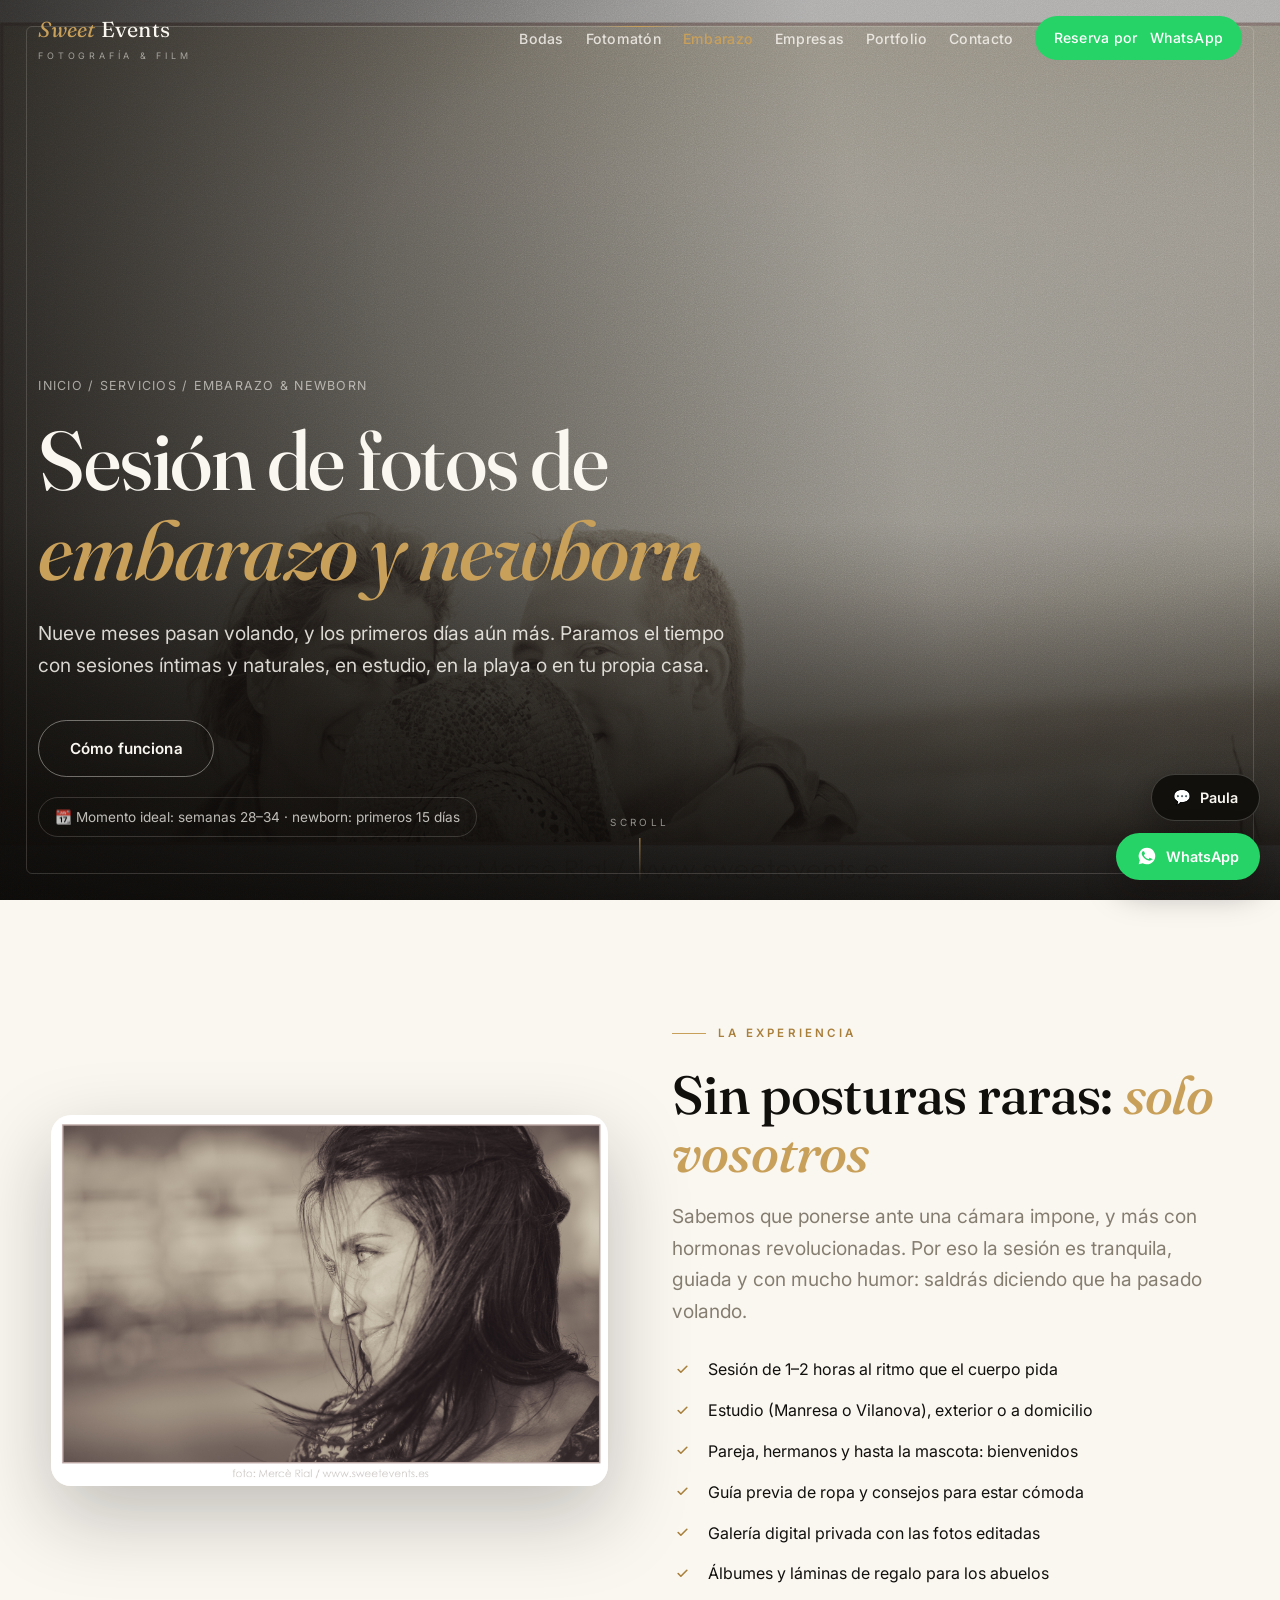
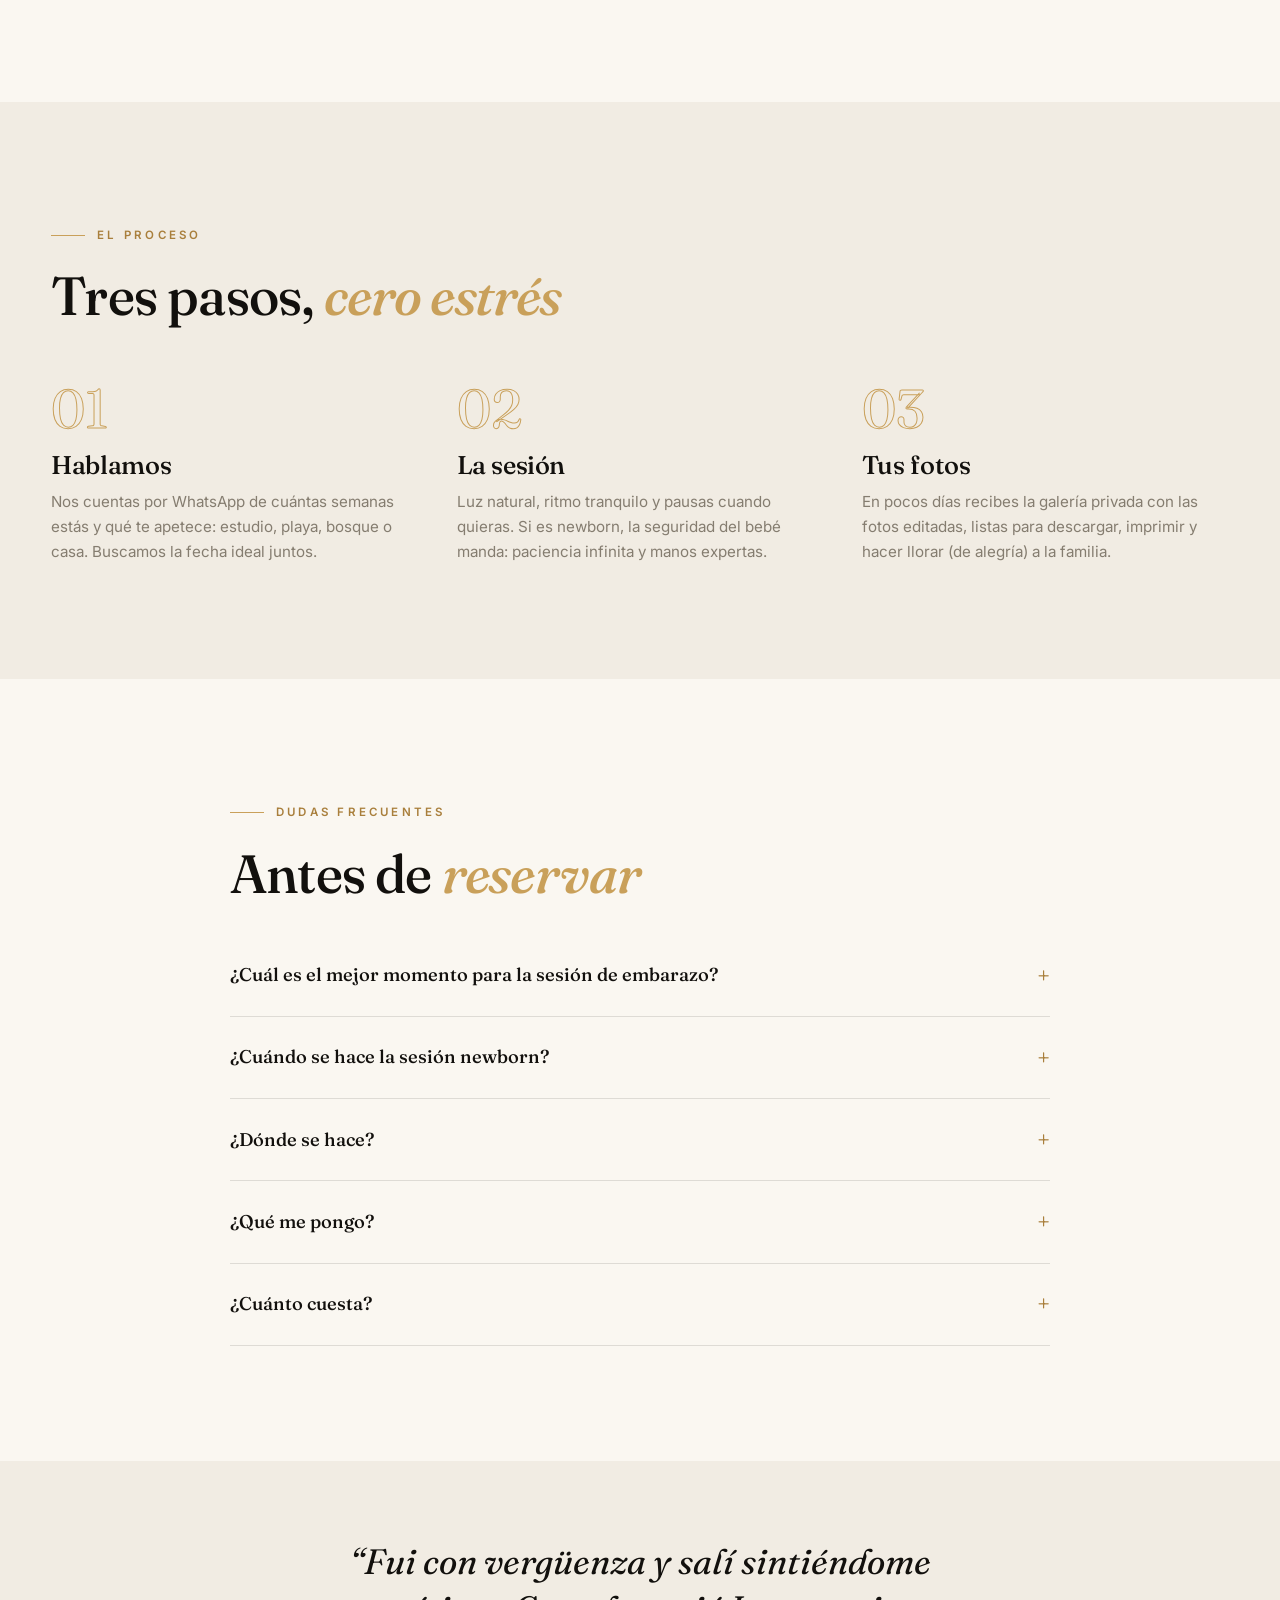
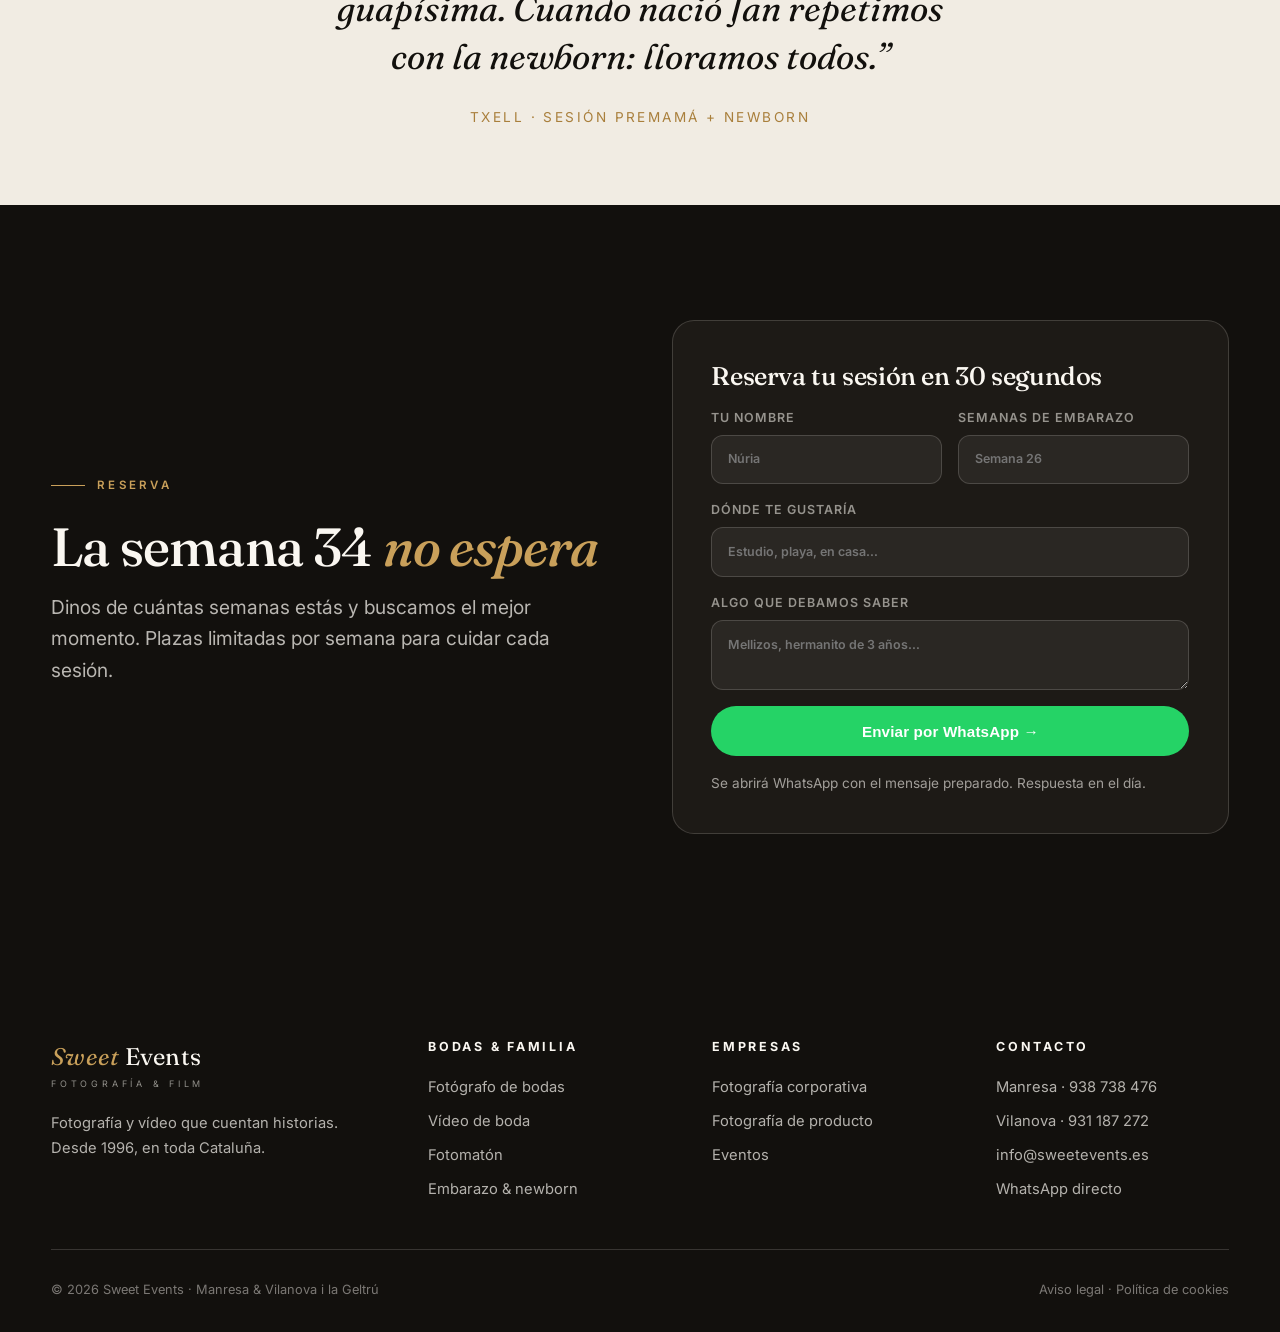
<file: servicios/sesion-fotos-embarazo.html>
<!DOCTYPE html>
<html lang="es">
<head>
<meta charset="UTF-8">
<meta name="robots" content="noindex, nofollow">
<meta name="viewport" content="width=device-width, initial-scale=1.0">
<title>Sesión de fotos de embarazo y newborn en Barcelona y Cataluña | Sweet Events</title>
<meta name="description" content="Sesiones de fotos de embarazo (premamá) y newborn en estudio, exterior o en casa. Estudios en Manresa y Vilanova i la Geltrú. Reserva tu sesión por WhatsApp.">
<link rel="canonical" href="https://www.sweetevents.es/servicios/sesion-fotos-embarazo.html">
<meta property="og:title" content="Sesión de fotos de embarazo y newborn | Sweet Events">
<meta property="og:description" content="Sesiones premamá y newborn íntimas y naturales, en estudio, exterior o en casa. Manresa, Vilanova y toda Cataluña.">
<meta property="og:image" content="https://www.sweetevents.es/assets/img/preboda-playa-1.jpg">
<link rel="preconnect" href="https://fonts.googleapis.com">
<link rel="preconnect" href="https://fonts.gstatic.com" crossorigin>
<link href="https://fonts.googleapis.com/css2?family=Fraunces:ital,opsz,wght@0,9..144,400;0,9..144,500;0,9..144,600;1,9..144,400;1,9..144,500&family=Inter:wght@400;500;600;700&display=swap" rel="stylesheet">
<link rel="stylesheet" href="../assets/css/style.css?v=2">
<link rel="icon" href="data:image/svg+xml,<svg xmlns='http://www.w3.org/2000/svg' viewBox='0 0 100 100'><text y='.9em' font-size='90'>📷</text></svg>">
<script type="application/ld+json">
{
  "@context": "https://schema.org",
  "@type": "Service",
  "name": "Sesión de fotos de embarazo y newborn",
  "serviceType": "Maternity and newborn photography",
  "provider": {"@id": "https://www.sweetevents.es/#business", "@type": "LocalBusiness", "name": "Sweet Events", "telephone": "+34938738476"},
  "areaServed": ["Barcelona", "Manresa", "Vilanova i la Geltrú", "Cataluña"],
  "description": "Sesiones fotográficas premamá y de recién nacido en estudio, exterior o a domicilio, con un estilo natural y emocional."
}
</script>
<script type="application/ld+json">
{
  "@context": "https://schema.org",
  "@type": "FAQPage",
  "mainEntity": [
    {"@type": "Question", "name": "¿Cuál es el mejor momento para una sesión de embarazo?", "acceptedAnswer": {"@type": "Answer", "text": "Entre la semana 28 y la 34: la barriga ya es protagonista y todavía te mueves con comodidad. Si tu embarazo es especial, adaptamos la sesión a ti."}},
    {"@type": "Question", "name": "¿Cuándo se hace la sesión newborn?", "acceptedAnswer": {"@type": "Answer", "text": "Idealmente en los primeros 15 días de vida del bebé, cuando duerme profundamente. Reservamos la fecha aproximada antes del parto y la confirmamos cuando nazca."}},
    {"@type": "Question", "name": "¿Dónde se hace la sesión?", "acceptedAnswer": {"@type": "Answer", "text": "Donde tú prefieras: en nuestros estudios de Manresa o Vilanova i la Geltrú, en exteriores (playa, bosque, viñedos) o en vuestra propia casa."}},
    {"@type": "Question", "name": "¿Puede venir mi pareja o mis otros hijos?", "acceptedAnswer": {"@type": "Answer", "text": "¡Claro! Las sesiones más bonitas son en familia. Los hermanos mayores suelen robar protagonismo, y nos encanta."}}
  ]
}
</script>
</head>
<body data-wa-msg="Hola Sweet Events, quiero información de la sesión de embarazo/newborn 🤰 Estoy de __ semanas.">

<header class="nav">
  <div class="nav-inner">
    <a class="brand" href="../index.html"><em>Sweet</em> Events<small>Fotografía &amp; Film</small></a>
    <nav>
      <ul class="nav-links">
        <li><a href="fotografo-bodas.html">Bodas</a></li>
        <li><a href="fotomaton.html">Fotomatón</a></li>
        <li><a class="active" href="sesion-fotos-embarazo.html">Embarazo</a></li>
        <li><a href="fotografia-corporativa.html">Empresas</a></li>
        <li><a href="../index.html#portfolio">Portfolio</a></li>
        <li><a href="../index.html#contacto">Contacto</a></li>
        <li><a class="nav-cta" href="#" data-wa data-wa-loc="nav"><span class="long">Reserva por&nbsp;</span>WhatsApp</a></li>
      </ul>
    </nav>
    <button class="burger" aria-label="Menú"><span></span><span></span><span></span></button>
  </div>
</header>

<section class="hero short">
  <div class="hero-media">
    <img src="../assets/img/preboda-playa-1.jpg" alt="Pareja abrazada en la playa en una sesión fotográfica íntima" style="object-position:38% 72%">
  </div>
  <div class="hero-content">
    <p class="breadcrumbs reveal"><a href="../index.html">Inicio</a> / Servicios / Embarazo &amp; newborn</p>
    <h1 class="reveal d1">Sesión de fotos de <em class="italic accent">embarazo y newborn</em></h1>
    <p class="lead reveal d2">Nueve meses pasan volando, y los primeros días aún más. Paramos el tiempo con sesiones íntimas y naturales, en estudio, en la playa o en tu propia casa.</p>
    <div class="hero-ctas reveal d3">
      <a class="btn btn-ghost" href="#como">Cómo funciona</a>
    </div>
    <span class="price-note reveal d3">📆 Momento ideal: semanas 28–34 · newborn: primeros 15 días</span>
  </div>
</section>

<section id="como">
  <div class="wrap grid-2">
    <div class="feature-img reveal">
      <img src="../assets/img/preboda-playa-3.jpg" alt="Detalle emotivo de una sesión de pareja en la playa" loading="lazy" style="object-position:center 70%">
    </div>
    <div>
      <p class="eyebrow reveal">La experiencia</p>
      <h2 class="reveal d1">Sin posturas raras: <em class="italic accent">solo vosotros</em></h2>
      <p class="lead reveal d2" style="margin-top:1.2rem">Sabemos que ponerse ante una cámara impone, y más con hormonas revolucionadas. Por eso la sesión es tranquila, guiada y con mucho humor: saldrás diciendo que ha pasado volando.</p>
      <ul class="checklist reveal d3">
        <li>Sesión de 1–2 horas al ritmo que el cuerpo pida</li>
        <li>Estudio (Manresa o Vilanova), exterior o a domicilio</li>
        <li>Pareja, hermanos y hasta la mascota: bienvenidos</li>
        <li>Guía previa de ropa y consejos para estar cómoda</li>
        <li>Galería digital privada con las fotos editadas</li>
        <li>Álbumes y láminas de regalo para los abuelos</li>
      </ul>
    </div>
  </div>
</section>

<section class="on-dim">
  <div class="wrap">
    <p class="eyebrow reveal">El proceso</p>
    <h2 class="reveal d1" style="margin-bottom:2.5rem">Tres pasos, <em class="italic accent">cero estrés</em></h2>
    <div class="steps">
      <div class="step reveal"><h3>Hablamos</h3><p>Nos cuentas por WhatsApp de cuántas semanas estás y qué te apetece: estudio, playa, bosque o casa. Buscamos la fecha ideal juntos.</p></div>
      <div class="step reveal d1"><h3>La sesión</h3><p>Luz natural, ritmo tranquilo y pausas cuando quieras. Si es newborn, la seguridad del bebé manda: paciencia infinita y manos expertas.</p></div>
      <div class="step reveal d2"><h3>Tus fotos</h3><p>En pocos días recibes la galería privada con las fotos editadas, listas para descargar, imprimir y hacer llorar (de alegría) a la familia.</p></div>
    </div>
  </div>
</section>

<section>
  <div class="wrap faq">
    <p class="eyebrow reveal">Dudas frecuentes</p>
    <h2 class="reveal d1" style="margin-bottom:2rem">Antes de <em class="italic accent">reservar</em></h2>
    <details class="reveal"><summary>¿Cuál es el mejor momento para la sesión de embarazo?</summary><p>Entre la semana 28 y la 34: la barriga ya luce y todavía estás cómoda. Si tu caso es especial, lo adaptamos: cuéntanoslo.</p></details>
    <details class="reveal"><summary>¿Cuándo se hace la sesión newborn?</summary><p>En los primeros 15 días del bebé, aprovechando su sueño profundo. Reservamos fecha aproximada antes del parto y la ajustamos cuando nazca. Sin agobios.</p></details>
    <details class="reveal"><summary>¿Dónde se hace?</summary><p>Tú eliges: estudio en Manresa o Vilanova i la Geltrú, exteriores bonitos de tu zona o vuestra casa, que siempre cuenta vuestra historia mejor que ningún decorado.</p></details>
    <details class="reveal"><summary>¿Qué me pongo?</summary><p>Te enviamos una guía con ideas que favorecen y funcionan bien en cámara. Regla de oro: ropa con la que te sientas tú.</p></details>
    <details class="reveal"><summary>¿Cuánto cuesta?</summary><p>Trabajamos con packs cerrados según tipo de sesión y localización. Pídenos precios por WhatsApp y te respondemos en el día.</p></details>
  </div>
</section>

<section class="on-dim tight">
  <div class="wrap quote reveal">
    <blockquote>“Fui con vergüenza y salí sintiéndome guapísima. Cuando nació Jan repetimos con la newborn: lloramos todos.”</blockquote>
    <cite>Txell · sesión premamá + newborn</cite>
  </div>
</section>

<section class="on-dark">
  <div class="wrap grid-2">
    <div>
      <p class="eyebrow reveal">Reserva</p>
      <h2 class="reveal d1">La semana 34 <em class="italic accent">no espera</em></h2>
      <p class="lead reveal d2" style="margin-top:1rem">Dinos de cuántas semanas estás y buscamos el mejor momento. Plazas limitadas por semana para cuidar cada sesión.</p>
    </div>
    <form class="wa-form reveal d2" data-wa-form>
      <h3>Reserva tu sesión en 30 segundos</h3>
      <input type="hidden" name="servicio" value="Sesión embarazo / newborn">
      <div class="row">
        <label>Tu nombre<input type="text" name="nombre" placeholder="Núria" required></label>
        <label>Semanas de embarazo<input type="text" name="fecha" placeholder="Semana 26" required></label>
      </div>
      <label>Dónde te gustaría<input type="text" name="lugar" placeholder="Estudio, playa, en casa…"></label>
      <label>Algo que debamos saber<textarea name="detalle" rows="2" placeholder="Mellizos, hermanito de 3 años…"></textarea></label>
      <button class="btn btn-wa" type="submit">Enviar por WhatsApp →</button>
      <p class="small">Se abrirá WhatsApp con el mensaje preparado. Respuesta en el día.</p>
    </form>
  </div>
</section>

<footer>
  <div class="wrap">
    <div class="footer-grid">
      <div>
        <a class="brand" href="../index.html"><em>Sweet</em> Events<small>Fotografía &amp; Film</small></a>
        <p style="margin-top:1.2rem;max-width:32ch">Fotografía y vídeo que cuentan historias. Desde 1996, en toda Cataluña.</p>
      </div>
      <div>
        <h4>Bodas &amp; familia</h4>
        <ul>
          <li><a href="fotografo-bodas.html">Fotógrafo de bodas</a></li>
          <li><a href="video-bodas.html">Vídeo de boda</a></li>
          <li><a href="fotomaton.html">Fotomatón</a></li>
          <li><a href="sesion-fotos-embarazo.html">Embarazo &amp; newborn</a></li>
        </ul>
      </div>
      <div>
        <h4>Empresas</h4>
        <ul>
          <li><a href="fotografia-corporativa.html">Fotografía corporativa</a></li>
          <li><a href="fotografia-producto.html">Fotografía de producto</a></li>
          <li><a href="fotografo-eventos.html">Eventos</a></li>
        </ul>
      </div>
      <div>
        <h4>Contacto</h4>
        <ul>
          <li><a href="tel:+34938738476">Manresa · 938 738 476</a></li>
          <li><a href="tel:+34931187272">Vilanova · 931 187 272</a></li>
          <li><a href="mailto:info@sweetevents.es">info@sweetevents.es</a></li>
          <li><a href="#" data-wa data-wa-loc="footer">WhatsApp directo</a></li>
        </ul>
      </div>
    </div>
    <div class="footer-bottom">
      <span>© <span data-year>2026</span> Sweet Events · Manresa &amp; Vilanova i la Geltrú</span>
      <span>Aviso legal · Política de cookies</span>
    </div>
  </div>
</footer>

<div class="fab-stack">
  <button class="fab fab-chat" id="chatFab">💬 <span class="lbl">Paula</span></button>
  <a class="fab fab-wa" href="#" data-wa data-wa-loc="fab">
    <svg width="20" height="20" viewBox="0 0 24 24" fill="currentColor"><path d="M12 2a10 10 0 0 0-8.6 15.1L2 22l5-1.3A10 10 0 1 0 12 2Zm5.4 14.1c-.2.7-1.3 1.3-1.9 1.4-.5.1-1.1.2-3.6-.8-3-1.2-4.9-4.3-5.1-4.5-.1-.2-1.2-1.6-1.2-3.1s.8-2.2 1-2.5c.3-.3.6-.4.8-.4h.6c.2 0 .4 0 .6.5s.8 2 .9 2.1c.1.2.1.4 0 .6-.1.2-.2.4-.4.6l-.6.7c-.2.2-.4.4-.2.8.2.3.9 1.5 2 2.4 1.4 1.2 2.5 1.6 2.9 1.8.4.2.6.1.8-.1l1-1.2c.2-.3.5-.2.8-.1l2 1c.3.2.5.2.6.4.1.1.1.7-.1 1.4Z"/></svg>
    <span class="lbl">WhatsApp</span>
  </a>
</div>

<div class="chat-panel" id="chatPanel">
  <div class="chat-head">
    <div><strong>Paula Cubo</strong><small>Tu asistente de Sweet Events · 24/7</small></div>
    <button class="chat-close" aria-label="Cerrar">×</button>
  </div>
  <div class="chat-log"></div>
  <div class="chat-chips">
    <button class="chip">Embarazo 🤰</button>
    <button class="chip">Newborn 👶</button>
    <button class="chip">Precios</button>
    <button class="chip">Me caso 💍</button>
  </div>
  <form class="chat-input">
    <input type="text" placeholder="Escribe tu pregunta…" aria-label="Mensaje">
    <button type="submit" aria-label="Enviar"><svg width="18" height="18" viewBox="0 0 24 24" fill="none" stroke="currentColor" stroke-width="2"><path d="m22 2-7 20-4-9-9-4Z"/><path d="M22 2 11 13"/></svg></button>
  </form>
</div>

<script src="../assets/js/config.js?v=2"></script>
<script src="../assets/js/main.js?v=2"></script>
</body>
</html>
</file>
<file: assets/css/style.css>
/* ============================================================
   SWEET EVENTS — Design System
   Premium editorial · warm ink + champagne accent
   ============================================================ */

:root {
  --ink: #12100d;
  --ink-soft: #1d1a16;
  --paper: #faf7f1;
  --paper-dim: #f1ece3;
  --champagne: #c9a05a;
  --champagne-deep: #a97f3c;
  --stone: #857d70;
  --line: rgba(18, 16, 13, 0.12);
  --line-light: rgba(250, 247, 241, 0.16);
  --wa: #25d366;
  --font-display: "Fraunces", Georgia, serif;
  --font-body: "Inter", -apple-system, BlinkMacSystemFont, "Segoe UI", sans-serif;
  --ease: cubic-bezier(0.22, 1, 0.36, 1);
  --nav-h: 76px;
}

* { margin: 0; padding: 0; box-sizing: border-box; }

html { scroll-behavior: smooth; }

body {
  font-family: var(--font-body);
  background: var(--paper);
  color: var(--ink);
  line-height: 1.65;
  font-size: 16px;
  -webkit-font-smoothing: antialiased;
  overflow-x: hidden;
}

img { max-width: 100%; display: block; }

a { color: inherit; text-decoration: none; }

::selection { background: var(--champagne); color: var(--ink); }

/* ---------- Typography ---------- */

h1, h2, h3, .display {
  font-family: var(--font-display);
  font-weight: 500;
  line-height: 1.08;
  letter-spacing: -0.015em;
}

h1 { font-size: clamp(2.6rem, 6.5vw, 5.2rem); }
h2 { font-size: clamp(2rem, 4.2vw, 3.4rem); }
h3 { font-size: clamp(1.25rem, 2vw, 1.6rem); line-height: 1.25; }

.italic { font-style: italic; }
.accent { color: var(--champagne); }

.eyebrow {
  display: inline-flex;
  align-items: center;
  gap: 0.75rem;
  font-size: 0.72rem;
  font-weight: 600;
  letter-spacing: 0.28em;
  text-transform: uppercase;
  color: var(--champagne-deep);
  margin-bottom: 1.4rem;
}
.eyebrow::before {
  content: "";
  width: 34px;
  height: 1px;
  background: var(--champagne);
}
.on-dark .eyebrow { color: var(--champagne); }

.lead {
  font-size: clamp(1.05rem, 1.5vw, 1.25rem);
  color: var(--stone);
  max-width: 58ch;
}
.on-dark .lead { color: rgba(250, 247, 241, 0.72); }

/* ---------- Layout ---------- */

.wrap { width: min(1200px, 92vw); margin-inline: auto; }
.wrap-wide { width: min(1400px, 94vw); margin-inline: auto; }

section { padding: clamp(4.5rem, 9vw, 8rem) 0; }
section.tight { padding: clamp(3rem, 6vw, 5rem) 0; }

.on-dark {
  background: var(--ink);
  color: var(--paper);
}
.on-dim { background: var(--paper-dim); }

.grid-2 {
  display: grid;
  grid-template-columns: repeat(2, 1fr);
  gap: clamp(2rem, 5vw, 5rem);
  align-items: center;
}
.grid-3 {
  display: grid;
  grid-template-columns: repeat(3, 1fr);
  gap: clamp(1.2rem, 2.5vw, 2rem);
}

/* ---------- Nav ---------- */

.nav {
  position: fixed;
  inset: 0 0 auto 0;
  z-index: 90;
  height: var(--nav-h);
  display: flex;
  align-items: center;
  transition: background 0.35s, box-shadow 0.35s;
}
.nav.scrolled {
  background: rgba(18, 16, 13, 0.86);
  backdrop-filter: blur(14px);
  -webkit-backdrop-filter: blur(14px);
  box-shadow: 0 1px 0 var(--line-light);
}
.nav-inner {
  width: min(1400px, 94vw);
  margin-inline: auto;
  display: flex;
  align-items: center;
  justify-content: space-between;
  gap: 2rem;
}
.brand {
  font-family: var(--font-display);
  font-size: clamp(1.1rem, 1.1rem + 0.6vw, 1.35rem);
  color: var(--paper);
  letter-spacing: 0.01em;
  white-space: nowrap;
}
.brand em { color: var(--champagne); font-style: italic; }
.brand small {
  display: block;
  font-family: var(--font-body);
  font-size: 0.56rem;
  letter-spacing: 0.42em;
  text-transform: uppercase;
  color: rgba(250, 247, 241, 0.55);
  margin-top: 1px;
}
.nav-links {
  display: flex;
  align-items: center;
  gap: clamp(0.85rem, 0.4rem + 1.2vw, 1.9rem);
  list-style: none;
}
.nav-links a {
  color: rgba(250, 247, 241, 0.82);
  font-size: clamp(0.8rem, 0.72rem + 0.2vw, 0.88rem);
  font-weight: 500;
  letter-spacing: 0.02em;
  transition: color 0.25s;
  white-space: nowrap;
}
.nav-links a:hover, .nav-links a.active { color: var(--champagne); }

.nav-cta {
  display: inline-flex;
  align-items: center;
  gap: 0.5rem;
  background: var(--wa);
  color: #fff !important;
  padding: 0.62rem 1.15rem;
  border-radius: 999px;
  font-weight: 600;
  font-size: 0.85rem;
  transition: transform 0.25s var(--ease), box-shadow 0.25s;
}
.nav-cta:hover { transform: translateY(-2px); box-shadow: 0 8px 24px rgba(37, 211, 102, 0.35); color: #fff !important; }

.burger {
  display: none;
  background: none;
  border: 0;
  width: 44px;
  height: 44px;
  cursor: pointer;
  flex-direction: column;
  justify-content: center;
  align-items: center;
  gap: 6px;
}
.burger span {
  width: 26px;
  height: 2px;
  background: var(--paper);
  transition: transform 0.3s var(--ease), opacity 0.3s;
}
.burger.open span:nth-child(1) { transform: translateY(8px) rotate(45deg); }
.burger.open span:nth-child(2) { opacity: 0; }
.burger.open span:nth-child(3) { transform: translateY(-8px) rotate(-45deg); }

/* ---------- Hero ---------- */

.hero {
  position: relative;
  min-height: 100svh;
  display: flex;
  align-items: flex-end;
  color: var(--paper);
  overflow: hidden;
  padding: 0;
}
.hero.short { min-height: 100svh; }
.hero-media, .hero-media picture { position: absolute; inset: 0; }
.hero-media img {
  position: absolute;
  inset: 0;
  width: 100%;
  height: 100%;
  object-fit: cover;
  opacity: 0;
  transform: scale(1.06);
  transition: opacity 1.6s ease, transform 7s linear;
}
.hero-media img.active { opacity: 1; transform: scale(1); }

/* Cinematic grade: side + bottom vignette, warm lift, film grain */
.hero::after {
  content: "";
  position: absolute;
  inset: 0;
  background:
    radial-gradient(120% 90% at 78% 30%, transparent 40%, rgba(12, 10, 8, 0.55) 100%),
    linear-gradient(78deg, rgba(12, 10, 8, 0.82) 0%, rgba(12, 10, 8, 0.45) 38%, rgba(12, 10, 8, 0.12) 68%),
    linear-gradient(to top, rgba(12, 10, 8, 0.92) 0%, rgba(12, 10, 8, 0.28) 42%, rgba(18, 14, 8, 0.25) 100%);
}
.hero .grain {
  position: absolute;
  inset: 0;
  z-index: 1;
  pointer-events: none;
  opacity: 0.5;
  mix-blend-mode: overlay;
  background-image: url("data:image/svg+xml,%3Csvg xmlns='http://www.w3.org/2000/svg' width='160' height='160'%3E%3Cfilter id='n'%3E%3CfeTurbulence type='fractalNoise' baseFrequency='0.9' numOctaves='2' stitchTiles='stitch'/%3E%3CfeColorMatrix type='saturate' values='0'/%3E%3C/filter%3E%3Crect width='160' height='160' filter='url(%23n)' opacity='0.55'/%3E%3C/svg%3E");
}

/* Editorial inset frame */
.hero .frame {
  position: absolute;
  inset: clamp(14px, 2vw, 26px);
  z-index: 2;
  border: 1px solid rgba(250, 247, 241, 0.16);
  border-radius: 6px;
  pointer-events: none;
}
.hero .frame::before {
  content: "";
  position: absolute;
  top: -1px;
  left: 50%;
  transform: translateX(-50%);
  width: 90px;
  height: 1px;
  background: linear-gradient(90deg, transparent, var(--champagne), transparent);
}

/* Slide indicators: counter + progress dots */
.hero-ui {
  position: absolute;
  right: clamp(24px, 4vw, 56px);
  bottom: clamp(28px, 6vh, 56px);
  z-index: 3;
  display: flex;
  align-items: center;
  gap: 1rem;
  color: rgba(250, 247, 241, 0.8);
}
.hero-ui .count {
  font-family: var(--font-display);
  font-style: italic;
  font-size: 0.95rem;
  letter-spacing: 0.08em;
  min-width: 3.6em;
  text-align: right;
}
.hero-ui .count b { color: var(--champagne); font-weight: 500; }
.hero-dots { display: flex; gap: 8px; }
.hero-dots button {
  width: 30px;
  height: 3px;
  border: 0;
  border-radius: 2px;
  background: rgba(250, 247, 241, 0.25);
  cursor: pointer;
  padding: 0;
  overflow: hidden;
  position: relative;
  transition: background 0.3s;
}
.hero-dots button.on::after {
  content: "";
  position: absolute;
  inset: 0;
  background: var(--champagne);
  transform-origin: left;
  animation: dotfill 5.2s linear forwards;
}
@keyframes dotfill { from { transform: scaleX(0); } to { transform: scaleX(1); } }

/* Scroll hint */
.scroll-hint {
  position: absolute;
  left: 50%;
  bottom: 18px;
  transform: translateX(-50%);
  z-index: 3;
  display: flex;
  flex-direction: column;
  align-items: center;
  gap: 8px;
  color: rgba(250, 247, 241, 0.55);
  font-size: 0.62rem;
  letter-spacing: 0.34em;
  text-transform: uppercase;
  pointer-events: none;
}
.scroll-hint::after {
  content: "";
  width: 1px;
  height: 44px;
  background: linear-gradient(to bottom, var(--champagne), transparent);
  animation: scrolldrip 2.2s var(--ease) infinite;
  transform-origin: top;
}
@keyframes scrolldrip {
  0% { transform: scaleY(0); opacity: 0; }
  35% { transform: scaleY(1); opacity: 1; }
  100% { transform: scaleY(1) translateY(18px); opacity: 0; }
}

/* Headline entrance: soft rise + blur clear (hero only) */
.hero h1.reveal { transform: translateY(44px); filter: blur(6px); }
.hero h1.reveal.visible {
  opacity: 1;
  transform: none;
  filter: blur(0);
  transition: opacity 1.1s var(--ease), transform 1.1s var(--ease), filter 1.1s var(--ease);
}
.hero .eyebrow { color: var(--champagne); }
.hero .eyebrow::before { background: linear-gradient(90deg, var(--champagne), transparent); width: 46px; }

/* Typewriter en el titular */
.typer { display: inline; }
.typer::after {
  content: "";
  display: inline-block;
  width: 3px;
  height: 0.82em;
  margin-left: 0.08em;
  vertical-align: -0.06em;
  background: var(--champagne);
  animation: caret 1.1s steps(1) infinite;
}
@keyframes caret { 50% { opacity: 0; } }
@media (prefers-reduced-motion: reduce) {
  .typer::after { animation: none; }
}
.hero-content {
  position: relative;
  z-index: 2;
  width: min(1400px, 94vw);
  margin-inline: auto;
  padding: clamp(6rem, 12vh, 9rem) 0 clamp(3rem, 7vh, 5rem);
}
.hero h1 { max-width: 16ch; text-wrap: balance; }
.hero .lead { margin-top: 1.4rem; color: rgba(250, 247, 241, 0.85); }
.hero-ctas { display: flex; flex-wrap: wrap; gap: 1rem; margin-top: 2.4rem; }

.hero-meta {
  display: flex;
  flex-wrap: wrap;
  gap: clamp(1.5rem, 4vw, 3.5rem);
  margin-top: clamp(2.5rem, 6vh, 4rem);
  padding-top: 1.6rem;
  border-top: 1px solid var(--line-light);
}
.hero-meta div strong {
  font-family: var(--font-display);
  font-size: 1.6rem;
  font-weight: 500;
  display: block;
  color: var(--champagne);
}
.hero-meta div span { font-size: 0.8rem; color: rgba(250, 247, 241, 0.65); letter-spacing: 0.04em; }

/* ---------- Buttons ---------- */

.btn {
  display: inline-flex;
  align-items: center;
  justify-content: center;
  gap: 0.6rem;
  padding: 0.95rem 1.9rem;
  border-radius: 999px;
  font-weight: 600;
  font-size: 0.95rem;
  letter-spacing: 0.01em;
  cursor: pointer;
  border: 1px solid transparent;
  transition: transform 0.25s var(--ease), box-shadow 0.25s, background 0.25s, color 0.25s;
}
.btn:hover { transform: translateY(-2px); }
.btn-wa { background: var(--wa); color: #fff; }
.btn-wa:hover { box-shadow: 0 10px 30px rgba(37, 211, 102, 0.35); }
.btn-ghost { border-color: rgba(250, 247, 241, 0.4); color: var(--paper); }
.btn-ghost:hover { border-color: var(--champagne); color: var(--champagne); }
.btn-ink { background: var(--ink); color: var(--paper); }
.btn-ink:hover { box-shadow: 0 10px 30px rgba(18, 16, 13, 0.3); }
.btn-champagne { background: var(--champagne); color: var(--ink); }
.btn-champagne:hover { box-shadow: 0 10px 30px rgba(201, 160, 90, 0.4); }
.btn svg { flex: none; }

/* ---------- Logo marquee ---------- */

.logos { padding: 2.2rem 0; border-block: 1px solid var(--line); overflow: hidden; }
.logos p {
  text-align: center;
  font-size: 0.7rem;
  letter-spacing: 0.3em;
  text-transform: uppercase;
  color: var(--stone);
  margin-bottom: 1.4rem;
}
.marquee { display: flex; overflow: hidden; user-select: none; gap: 4rem; }
.marquee-track {
  display: flex;
  align-items: center;
  gap: 4rem;
  flex: none;
  animation: marquee 30s linear infinite;
}
@keyframes marquee { to { transform: translateX(calc(-100% - 4rem)); } }
.marquee-track img { height: 34px; width: auto; opacity: 0.55; filter: grayscale(1); transition: opacity 0.3s; }
.marquee-track img:hover { opacity: 1; }
.marquee-track .logo-text {
  font-family: var(--font-display);
  font-size: 1.15rem;
  color: var(--stone);
  white-space: nowrap;
  opacity: 0.8;
}

/* ---------- Service cards ---------- */

.cards {
  display: grid;
  grid-template-columns: repeat(3, 1fr);
  gap: clamp(1.2rem, 2.5vw, 2rem);
}
.card {
  position: relative;
  border-radius: 18px;
  overflow: hidden;
  aspect-ratio: 3 / 4;
  display: flex;
  align-items: flex-end;
  color: var(--paper);
  isolation: isolate;
}
.card img {
  position: absolute;
  inset: 0;
  width: 100%;
  height: 100%;
  object-fit: cover;
  transition: transform 0.9s var(--ease);
  z-index: -2;
}
.card::after {
  content: "";
  position: absolute;
  inset: 0;
  background: linear-gradient(to top, rgba(12, 10, 8, 0.85), rgba(12, 10, 8, 0.05) 55%);
  z-index: -1;
  transition: background 0.4s;
}
.card:hover img { transform: scale(1.06); }
.card-body { padding: 1.6rem; width: 100%; }
.card-body h3 { margin-bottom: 0.35rem; }
.card-body p { font-size: 0.88rem; color: rgba(250, 247, 241, 0.75); margin-bottom: 0.9rem; }
.card-link {
  font-size: 0.82rem;
  font-weight: 600;
  letter-spacing: 0.12em;
  text-transform: uppercase;
  color: var(--champagne);
  display: inline-flex;
  align-items: center;
  gap: 0.45rem;
}
.card-link::after { content: "→"; transition: transform 0.3s var(--ease); }
.card:hover .card-link::after { transform: translateX(5px); }

/* ---------- Gallery masonry ---------- */

.masonry { columns: 3 300px; column-gap: 1.1rem; }
.masonry figure {
  margin: 0 0 1.1rem;
  border-radius: 14px;
  overflow: hidden;
  break-inside: avoid;
  position: relative;
}
.masonry img { width: 100%; transition: transform 0.8s var(--ease); }
.masonry figure:hover img { transform: scale(1.04); }

/* ---------- Split feature ---------- */

.feature-img {
  border-radius: 20px;
  overflow: hidden;
  box-shadow: 0 30px 80px rgba(18, 16, 13, 0.25);
}
.feature-img img { width: 100%; height: 100%; object-fit: cover; }

.checklist { list-style: none; margin-top: 1.8rem; display: grid; gap: 0.9rem; }
.checklist li { display: flex; gap: 0.85rem; align-items: flex-start; }
.checklist li::before {
  content: "";
  flex: none;
  width: 22px;
  height: 22px;
  margin-top: 2px;
  border-radius: 50%;
  background: var(--champagne);
  -webkit-mask: url('data:image/svg+xml;utf8,<svg xmlns="http://www.w3.org/2000/svg" viewBox="0 0 24 24" fill="none" stroke="black" stroke-width="3" stroke-linecap="round" stroke-linejoin="round"><polyline points="20 6 9 17 4 12"/></svg>') center / 60% no-repeat;
  mask: url('data:image/svg+xml;utf8,<svg xmlns="http://www.w3.org/2000/svg" viewBox="0 0 24 24" fill="none" stroke="black" stroke-width="3" stroke-linecap="round" stroke-linejoin="round"><polyline points="20 6 9 17 4 12"/></svg>') center / 60% no-repeat;
  background-color: var(--champagne-deep);
}
.on-dark .checklist li::before { background-color: var(--champagne); }

/* ---------- Steps ---------- */

.steps { display: grid; grid-template-columns: repeat(3, 1fr); gap: clamp(1.5rem, 3vw, 2.5rem); counter-reset: step; }
.step { position: relative; padding-top: 1rem; }
.step::before {
  counter-increment: step;
  content: "0" counter(step);
  font-family: var(--font-display);
  font-size: 3.4rem;
  line-height: 1;
  color: transparent;
  -webkit-text-stroke: 1px var(--champagne);
  display: block;
  margin-bottom: 0.8rem;
}
.step h3 { margin-bottom: 0.5rem; }
.step p { color: var(--stone); font-size: 0.95rem; }
.on-dark .step p { color: rgba(250, 247, 241, 0.68); }

/* ---------- Quote / testimonial ---------- */

.quote {
  text-align: center;
  max-width: 800px;
  margin-inline: auto;
}
.quote blockquote {
  font-family: var(--font-display);
  font-size: clamp(1.4rem, 3vw, 2.2rem);
  font-style: italic;
  line-height: 1.35;
  text-wrap: balance;
}
.quote cite {
  display: block;
  margin-top: 1.6rem;
  font-style: normal;
  font-size: 0.85rem;
  letter-spacing: 0.18em;
  text-transform: uppercase;
  color: var(--champagne-deep);
}

/* ---------- FAQ ---------- */

.faq { max-width: 820px; margin-inline: auto; }
.faq details {
  border-bottom: 1px solid var(--line);
  padding: 1.3rem 0;
}
.faq summary {
  cursor: pointer;
  list-style: none;
  display: flex;
  justify-content: space-between;
  align-items: center;
  gap: 1.5rem;
  font-family: var(--font-display);
  font-size: 1.15rem;
  font-weight: 500;
}
.faq summary::-webkit-details-marker { display: none; }
.faq summary::after {
  content: "+";
  font-size: 1.5rem;
  color: var(--champagne-deep);
  transition: transform 0.3s var(--ease);
  flex: none;
}
.faq details[open] summary::after { transform: rotate(45deg); }
.faq details p { margin-top: 0.8rem; color: var(--stone); max-width: 65ch; }

/* ---------- CTA band ---------- */

.cta-band {
  position: relative;
  overflow: hidden;
  color: var(--paper);
  text-align: center;
}
.cta-band .bg {
  position: absolute;
  inset: 0;
  background-size: cover;
  background-position: center;
  filter: brightness(0.32) saturate(0.9);
  transform: scale(1.02);
}
.cta-band .wrap { position: relative; z-index: 1; }
.cta-band h2 { max-width: 22ch; margin-inline: auto; text-wrap: balance; }
.cta-band .lead { margin: 1.2rem auto 0; }
.cta-band .hero-ctas { justify-content: center; }

/* ---------- WA form ---------- */

.wa-form {
  background: var(--ink-soft);
  border: 1px solid var(--line-light);
  border-radius: 22px;
  padding: clamp(1.6rem, 3vw, 2.6rem);
  display: grid;
  gap: 1rem;
}
.wa-form h3 { color: var(--paper); }
.wa-form p.small { color: rgba(250, 247, 241, 0.6); font-size: 0.85rem; }
.wa-form .row { display: grid; grid-template-columns: 1fr 1fr; gap: 1rem; }
.wa-form label {
  display: grid;
  gap: 0.4rem;
  font-size: 0.78rem;
  font-weight: 600;
  letter-spacing: 0.08em;
  text-transform: uppercase;
  color: rgba(250, 247, 241, 0.55);
}
.wa-form input, .wa-form select, .wa-form textarea {
  width: 100%;
  background: rgba(250, 247, 241, 0.06);
  border: 1px solid var(--line-light);
  border-radius: 12px;
  color: var(--paper);
  font: inherit;
  padding: 0.85rem 1rem;
  outline: none;
  transition: border-color 0.25s;
}
.wa-form input:focus, .wa-form select:focus, .wa-form textarea:focus { border-color: var(--champagne); }
.wa-form select option { color: var(--ink); }

/* ---------- Contact / studios ---------- */

.studios { display: grid; grid-template-columns: 1fr 1fr; gap: clamp(1.2rem, 2.5vw, 2rem); }
.studio {
  border: 1px solid var(--line);
  border-radius: 18px;
  padding: clamp(1.6rem, 3vw, 2.4rem);
  background: #fff;
}
.studio h3 { margin-bottom: 0.3rem; }
.studio .city { color: var(--champagne-deep); font-size: 0.78rem; letter-spacing: 0.2em; text-transform: uppercase; font-weight: 700; }
.studio ul { list-style: none; margin-top: 1.1rem; display: grid; gap: 0.55rem; font-size: 0.95rem; color: var(--stone); }
.studio a:hover { color: var(--champagne-deep); }

/* ---------- Footer ---------- */

footer {
  background: var(--ink);
  color: rgba(250, 247, 241, 0.7);
  padding: clamp(3.5rem, 7vw, 5.5rem) 0 2rem;
  font-size: 0.92rem;
}
.footer-grid {
  display: grid;
  grid-template-columns: 1.4fr 1fr 1fr 1fr;
  gap: clamp(2rem, 4vw, 3.5rem);
  padding-bottom: 3rem;
  border-bottom: 1px solid var(--line-light);
}
.footer-grid .brand { font-size: 1.5rem; }
.footer-grid h4 {
  color: var(--paper);
  font-size: 0.78rem;
  letter-spacing: 0.22em;
  text-transform: uppercase;
  margin-bottom: 1.1rem;
}
.footer-grid ul { list-style: none; display: grid; gap: 0.6rem; }
.footer-grid a:hover { color: var(--champagne); }
.footer-bottom {
  display: flex;
  flex-wrap: wrap;
  justify-content: space-between;
  gap: 1rem;
  padding-top: 1.8rem;
  font-size: 0.8rem;
  color: rgba(250, 247, 241, 0.45);
}

/* ---------- Floating WhatsApp + Chat ---------- */

.fab-stack {
  position: fixed;
  right: 20px;
  bottom: 20px;
  z-index: 95;
  display: flex;
  flex-direction: column;
  gap: 12px;
  align-items: flex-end;
}
.fab {
  display: inline-flex;
  align-items: center;
  gap: 0.6rem;
  border: 0;
  cursor: pointer;
  border-radius: 999px;
  padding: 0.85rem 1.3rem;
  font: 600 0.9rem var(--font-body);
  box-shadow: 0 12px 32px rgba(12, 10, 8, 0.35);
  transition: transform 0.25s var(--ease);
}
.fab:hover { transform: translateY(-3px); }
.fab-wa { background: var(--wa); color: #fff; }
.fab-chat { background: var(--ink); color: var(--paper); border: 1px solid rgba(250, 247, 241, 0.2); }

.chat-panel {
  position: fixed;
  right: 20px;
  bottom: 92px;
  z-index: 96;
  width: min(380px, calc(100vw - 40px));
  height: min(560px, calc(100svh - 130px));
  background: #fff;
  border-radius: 20px;
  box-shadow: 0 30px 90px rgba(12, 10, 8, 0.4);
  display: none;
  flex-direction: column;
  overflow: hidden;
}
.chat-panel.open { display: flex; }
.chat-head {
  background: var(--ink);
  color: var(--paper);
  padding: 1rem 1.2rem;
  display: flex;
  align-items: center;
  justify-content: space-between;
  gap: 1rem;
}
.chat-head strong { font-family: var(--font-display); font-weight: 500; }
.chat-head small { display: block; font-size: 0.72rem; color: rgba(250, 247, 241, 0.6); }
.chat-close { background: none; border: 0; color: var(--paper); font-size: 1.3rem; cursor: pointer; }
.chat-log {
  flex: 1;
  overflow-y: auto;
  padding: 1.1rem;
  display: flex;
  flex-direction: column;
  gap: 0.7rem;
  background: var(--paper);
}
.msg {
  max-width: 85%;
  padding: 0.7rem 0.95rem;
  border-radius: 14px;
  font-size: 0.9rem;
  line-height: 1.5;
  white-space: pre-line;
}
.msg.bot { background: #fff; border: 1px solid var(--line); align-self: flex-start; border-bottom-left-radius: 4px; }
.msg.user { background: var(--ink); color: var(--paper); align-self: flex-end; border-bottom-right-radius: 4px; }
.msg.typing { color: var(--stone); font-style: italic; }
.chat-chips { display: flex; flex-wrap: wrap; gap: 0.5rem; padding: 0 1.1rem 0.8rem; background: var(--paper); }
.chip {
  border: 1px solid var(--line);
  background: #fff;
  border-radius: 999px;
  padding: 0.45rem 0.9rem;
  font: 500 0.78rem var(--font-body);
  cursor: pointer;
  transition: border-color 0.2s, color 0.2s;
}
.chip:hover { border-color: var(--champagne-deep); color: var(--champagne-deep); }
.chat-input {
  display: flex;
  gap: 0.6rem;
  padding: 0.85rem;
  border-top: 1px solid var(--line);
  background: #fff;
}
.chat-input input {
  flex: 1;
  border: 1px solid var(--line);
  border-radius: 999px;
  padding: 0.7rem 1.05rem;
  font: inherit;
  outline: none;
}
.chat-input input:focus { border-color: var(--champagne-deep); }
.chat-input button {
  background: var(--champagne);
  border: 0;
  border-radius: 50%;
  width: 44px;
  height: 44px;
  cursor: pointer;
  display: grid;
  place-items: center;
  color: var(--ink);
}

/* ---------- Reveal animations ---------- */

.reveal {
  opacity: 0;
  transform: translateY(28px);
  transition: opacity 0.9s var(--ease), transform 0.9s var(--ease);
}
.reveal.visible { opacity: 1; transform: none; }
.reveal.d1 { transition-delay: 0.08s; }
.reveal.d2 { transition-delay: 0.16s; }
.reveal.d3 { transition-delay: 0.24s; }

@media (prefers-reduced-motion: reduce) {
  .reveal { opacity: 1; transform: none; transition: none; }
  .hero-media img { transition: opacity 0.6s; transform: none; }
  .marquee-track { animation-duration: 60s; }
}

/* ---------- Landing hero variant ---------- */

.breadcrumbs {
  font-size: 0.78rem;
  letter-spacing: 0.1em;
  text-transform: uppercase;
  color: rgba(250, 247, 241, 0.6);
  margin-bottom: 1.2rem;
}
.breadcrumbs a:hover { color: var(--champagne); }

.price-note {
  display: inline-block;
  margin-top: 1.2rem;
  font-size: 0.85rem;
  color: rgba(250, 247, 241, 0.75);
  border: 1px solid var(--line-light);
  padding: 0.5rem 1rem;
  border-radius: 999px;
}

/* ---------- Responsive ---------- */

@media (max-width: 1000px) {
  .cards { grid-template-columns: repeat(2, 1fr); }
  .footer-grid { grid-template-columns: 1fr 1fr; }
  .grid-3 { grid-template-columns: 1fr 1fr; }
}

@media (max-width: 1240px) {
  .nav-cta span.long { display: none; }
}

@media (max-width: 1024px) {
  .nav-links {
    position: fixed;
    inset: var(--nav-h) 0 auto 0;
    max-height: calc(100dvh - var(--nav-h));
    overflow-y: auto;
    background: rgba(18, 16, 13, 0.97);
    backdrop-filter: blur(16px);
    -webkit-backdrop-filter: blur(16px);
    flex-direction: column;
    align-items: flex-start;
    padding: 1.6rem 6vw 2.2rem;
    gap: 1.3rem;
    transform: translateY(-130%);
    transition: transform 0.4s var(--ease), visibility 0.4s;
    visibility: hidden;
    box-shadow: 0 30px 60px rgba(0, 0, 0, 0.4);
  }
  .nav-links.open { transform: none; visibility: visible; }
  .nav-links a { font-size: 1.05rem; padding: 0.15rem 0; }
  .nav-links li { width: 100%; }
  .nav-links a:not(.nav-cta) { display: block; }
  .nav:not(.scrolled):has(.nav-links.open) { background: rgba(18, 16, 13, 0.97); }
  .burger { display: flex; }
  .nav-cta { justify-content: center; width: 100%; padding: 0.85rem 1.15rem; }
}

@media (max-width: 820px) {
  .grid-2 { grid-template-columns: 1fr; }
  .steps { grid-template-columns: 1fr; gap: 2rem; }
  .studios { grid-template-columns: 1fr; }
  .wa-form .row { grid-template-columns: 1fr; }
  .hero-meta { gap: 1.4rem; }
  .hero-meta div strong { font-size: 1.3rem; }
}

@media (max-width: 560px) {
  .cards { grid-template-columns: 1fr; }
  .card { aspect-ratio: 4 / 5; }
  .grid-3 { grid-template-columns: 1fr; }
  .footer-grid { grid-template-columns: 1fr; }
  .fab-stack { right: 14px; bottom: 14px; }
  .fab span.lbl { display: none; }
  .fab { padding: 0.85rem; }
  .hero-ctas .btn { width: 100%; }
}
</file>
